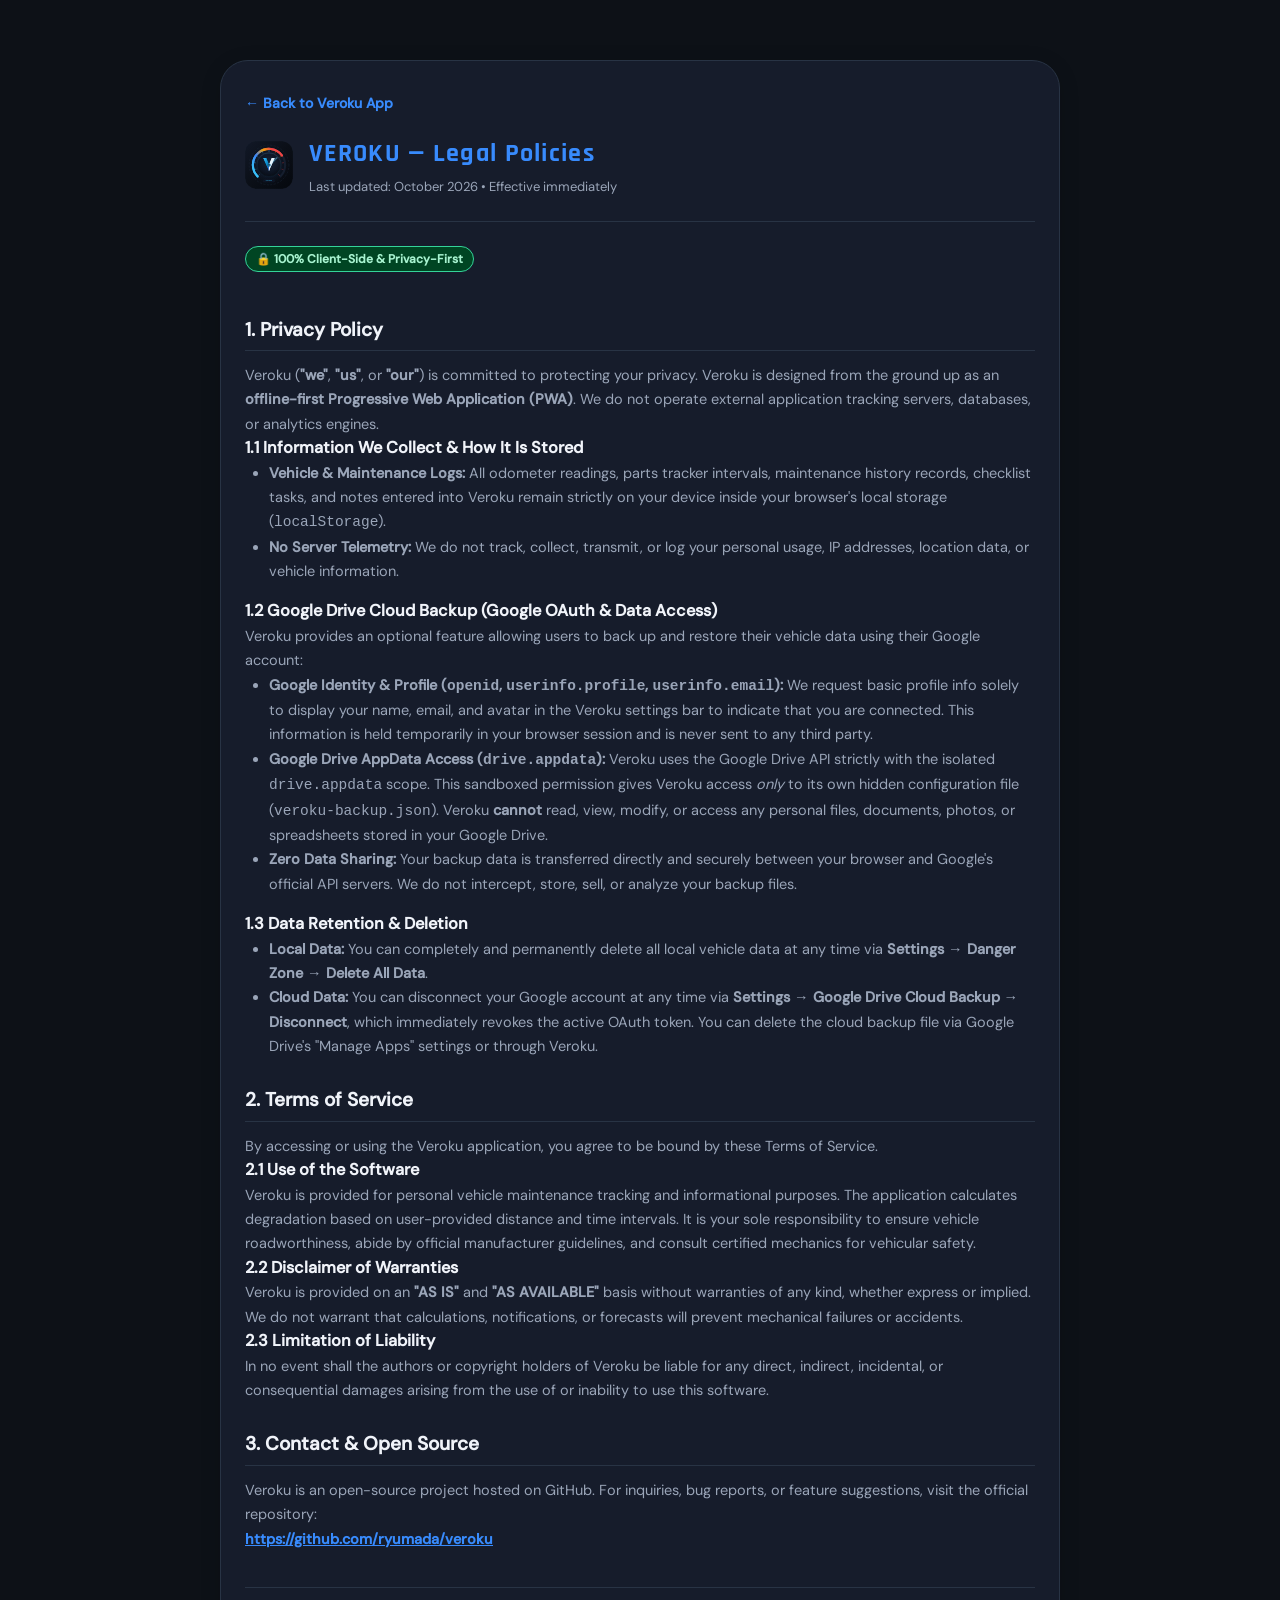
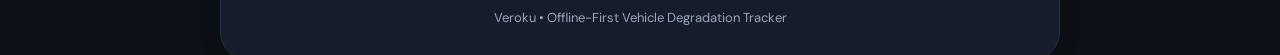
<file: privacy.html>
<!--
Category: UI Shell
File: privacy.html
Description: Privacy Policy and Terms of Service document for Veroku application and Google OAuth integration.
Dependencies: css/styles.css
-->
<!DOCTYPE html>
<html lang="en" data-theme="dark">

<head>
  <meta charset="UTF-8">
  <meta name="viewport" content="width=device-width, initial-scale=1.0">
  <title>Veroku — Privacy Policy & Terms of Service</title>
  <meta name="google-site-verification" content="bB36UaejKI4Ckmphxdz43xmLHO6WIGwDh2i0hLONFOo">
  <link rel="icon" type="image/svg+xml" href="icons/icon.svg">
  <link rel="stylesheet" href="css/styles.css">
  <style>
    .legal-container {
      max-width: 840px;
      margin: 40px auto;
      padding: 32px 24px;
      background: var(--md-sys-color-surface-container);
      border: 1px solid var(--md-sys-color-outline-variant);
      border-radius: var(--md-shape-xl);
      box-shadow: 0 4px 20px rgba(0, 0, 0, 0.15);
    }
    .legal-header {
      display: flex;
      align-items: center;
      gap: 16px;
      padding-bottom: 24px;
      border-bottom: 1px solid var(--md-sys-color-outline-variant);
      margin-bottom: 24px;
    }
    .legal-header h1 {
      margin: 0;
      font-size: 26px;
      color: var(--md-sys-color-primary);
      font-family: var(--font-display);
      letter-spacing: 0.05em;
    }
    .legal-content h2 {
      margin-top: 28px;
      margin-bottom: 12px;
      font-size: 19px;
      color: var(--md-sys-color-on-surface);
      border-bottom: 1px solid var(--md-sys-color-outline-variant);
      padding-bottom: 6px;
    }
    .legal-content p, .legal-content li {
      color: var(--md-sys-color-on-surface-variant);
      font-size: 14.5px;
      line-height: 1.68;
    }
    .legal-content ul {
      padding-left: 24px;
      margin-bottom: 16px;
    }
    .legal-badge {
      display: inline-block;
      padding: 3px 10px;
      border-radius: var(--md-shape-full);
      font-size: 12px;
      font-weight: 700;
      background-color: var(--status-optimal-container);
      color: var(--status-optimal-on-container);
      border: 1px solid var(--status-optimal);
      margin-bottom: 16px;
    }
    .back-btn {
      display: inline-flex;
      align-items: center;
      gap: 8px;
      text-decoration: none;
      color: var(--md-sys-color-primary);
      font-weight: 600;
      font-size: 14px;
      margin-bottom: 20px;
    }
    .back-btn:hover {
      text-decoration: underline;
    }
  </style>
</head>

<body style="background-color: var(--md-sys-color-surface); min-height: 100vh; padding: 20px;">

  <div class="legal-container">
    <a href="./" class="back-btn">&larr; Back to Veroku App</a>

    <header class="legal-header">
      <img src="icons/icon.svg" alt="Veroku Logo" width="48" height="48" style="border-radius: 12px;">
      <div>
        <h1>VEROKU — Legal Policies</h1>
        <p style="margin: 4px 0 0; font-size: 13px; color: var(--md-sys-color-on-surface-variant);">
          Last updated: October 2026 &bull; Effective immediately
        </p>
      </div>
    </header>

    <main class="legal-content">
      <span class="legal-badge">🔒 100% Client-Side &amp; Privacy-First</span>

      <section id="privacy">
        <h2>1. Privacy Policy</h2>
        <p>
          Veroku (<strong>"we"</strong>, <strong>"us"</strong>, or <strong>"our"</strong>) is committed to protecting your privacy. Veroku is designed from the ground up as an <strong>offline-first Progressive Web Application (PWA)</strong>. We do not operate external application tracking servers, databases, or analytics engines.
        </p>

        <h3>1.1 Information We Collect &amp; How It Is Stored</h3>
        <ul>
          <li><strong>Vehicle &amp; Maintenance Logs:</strong> All odometer readings, parts tracker intervals, maintenance history records, checklist tasks, and notes entered into Veroku remain strictly on your device inside your browser's local storage (<code>localStorage</code>).</li>
          <li><strong>No Server Telemetry:</strong> We do not track, collect, transmit, or log your personal usage, IP addresses, location data, or vehicle information.</li>
        </ul>

        <h3>1.2 Google Drive Cloud Backup (Google OAuth &amp; Data Access)</h3>
        <p>
          Veroku provides an optional feature allowing users to back up and restore their vehicle data using their Google account:
        </p>
        <ul>
          <li><strong>Google Identity &amp; Profile (<code>openid</code>, <code>userinfo.profile</code>, <code>userinfo.email</code>):</strong> We request basic profile info solely to display your name, email, and avatar in the Veroku settings bar to indicate that you are connected. This information is held temporarily in your browser session and is never sent to any third party.</li>
          <li><strong>Google Drive AppData Access (<code>drive.appdata</code>):</strong> Veroku uses the Google Drive API strictly with the isolated <code>drive.appdata</code> scope. This sandboxed permission gives Veroku access <em>only</em> to its own hidden configuration file (<code>veroku-backup.json</code>). Veroku <strong>cannot</strong> read, view, modify, or access any personal files, documents, photos, or spreadsheets stored in your Google Drive.</li>
          <li><strong>Zero Data Sharing:</strong> Your backup data is transferred directly and securely between your browser and Google's official API servers. We do not intercept, store, sell, or analyze your backup files.</li>
        </ul>

        <h3>1.3 Data Retention &amp; Deletion</h3>
        <ul>
          <li><strong>Local Data:</strong> You can completely and permanently delete all local vehicle data at any time via <strong>Settings &rarr; Danger Zone &rarr; Delete All Data</strong>.</li>
          <li><strong>Cloud Data:</strong> You can disconnect your Google account at any time via <strong>Settings &rarr; Google Drive Cloud Backup &rarr; Disconnect</strong>, which immediately revokes the active OAuth token. You can delete the cloud backup file via Google Drive's "Manage Apps" settings or through Veroku.</li>
        </ul>
      </section>

      <section id="terms">
        <h2>2. Terms of Service</h2>
        <p>
          By accessing or using the Veroku application, you agree to be bound by these Terms of Service.
        </p>

        <h3>2.1 Use of the Software</h3>
        <p>
          Veroku is provided for personal vehicle maintenance tracking and informational purposes. The application calculates degradation based on user-provided distance and time intervals. It is your sole responsibility to ensure vehicle roadworthiness, abide by official manufacturer guidelines, and consult certified mechanics for vehicular safety.
        </p>

        <h3>2.2 Disclaimer of Warranties</h3>
        <p>
          Veroku is provided on an <strong>"AS IS"</strong> and <strong>"AS AVAILABLE"</strong> basis without warranties of any kind, whether express or implied. We do not warrant that calculations, notifications, or forecasts will prevent mechanical failures or accidents.
        </p>

        <h3>2.3 Limitation of Liability</h3>
        <p>
          In no event shall the authors or copyright holders of Veroku be liable for any direct, indirect, incidental, or consequential damages arising from the use of or inability to use this software.
        </p>
      </section>

      <section id="contact">
        <h2>3. Contact &amp; Open Source</h2>
        <p>
          Veroku is an open-source project hosted on GitHub. For inquiries, bug reports, or feature suggestions, visit the official repository:
          <br>
          <a href="https://github.com/ryumada/veroku" target="_blank" rel="noopener" style="color: var(--md-sys-color-primary); font-weight: 600;">
            https://github.com/ryumada/veroku
          </a>
        </p>
      </section>
    </main>

    <footer style="margin-top: 36px; padding-top: 20px; border-top: 1px solid var(--md-sys-color-outline-variant); text-align: center; font-size: 13px; color: var(--md-sys-color-on-surface-variant);">
      Veroku &bull; Offline-First Vehicle Degradation Tracker
    </footer>
  </div>

</body>
</html>
</file>
<file: css/styles.css>
/**
 * @file styles.css
 * @category Style
 * @description Material Design 3 (M3) Expressive design system, tokens, dynamic tonal surfaces, typography, interactive components.
 * @requires fonts/
 */

/* ==========================================================================
   1. FONT-FACE DEFINITIONS (100% SELF-HOSTED OFFLINE FONTS)
   ========================================================================== */
@font-face {
  font-family: 'Rajdhani';
  src: url('../fonts/rajdhani-400.woff2') format('woff2');
  font-weight: 400;
  font-style: normal;
  font-display: swap;
}
@font-face {
  font-family: 'Rajdhani';
  src: url('../fonts/rajdhani-600.woff2') format('woff2');
  font-weight: 600;
  font-style: normal;
  font-display: swap;
}
@font-face {
  font-family: 'Rajdhani';
  src: url('../fonts/rajdhani-700.woff2') format('woff2');
  font-weight: 700;
  font-style: normal;
  font-display: swap;
}
@font-face {
  font-family: 'DM Sans';
  src: url('../fonts/dm-sans-400.woff2') format('woff2');
  font-weight: 400;
  font-style: normal;
  font-display: swap;
}
@font-face {
  font-family: 'DM Sans';
  src: url('../fonts/dm-sans-500.woff2') format('woff2');
  font-weight: 500;
  font-style: normal;
  font-display: swap;
}

/* ==========================================================================
   2. MATERIAL DESIGN 3 (M3) EXPRESSIVE DESIGN TOKENS
   ========================================================================== */
:root {
  color-scheme: dark;

  /* Dynamic Color Palette (Dark Theme Default) */
  --md-sys-color-primary: #388bfd;
  --md-sys-color-on-primary: #ffffff;
  --md-sys-color-primary-container: #10386e;
  --md-sys-color-on-primary-container: #d1e4ff;

  --md-sys-color-secondary: #79b8ff;
  --md-sys-color-on-secondary: #002e69;
  --md-sys-color-secondary-container: #1d3356;
  --md-sys-color-on-secondary-container: #d6e4ff;

  --md-sys-color-tertiary: #fb923c;
  --md-sys-color-on-tertiary: #4a2000;
  --md-sys-color-tertiary-container: #5d2800;
  --md-sys-color-on-tertiary-container: #ffdbc8;

  /* M3 Surface Hierarchy (Tonal Elevations) */
  --md-sys-color-surface: #0d1117;
  --md-sys-color-surface-dim: #090d13;
  --md-sys-color-surface-bright: #262e3d;
  --md-sys-color-surface-container-lowest: #06090e;
  --md-sys-color-surface-container-low: #111622;
  --md-sys-color-surface-container: #161c2b;
  --md-sys-color-surface-container-rgb: 22, 28, 43;
  --md-sys-color-surface-container-high: #1d2538;
  --md-sys-color-surface-container-highest: #263148;

  /* Text & Outlines */
  --md-sys-color-on-surface: #f0f3f9;
  --md-sys-color-on-surface-variant: #9aa5b8;
  --md-sys-color-outline: #414b5c;
  --md-sys-color-outline-variant: #283344;

  /* Semantic Status Tokens */
  --status-critical: #ff5252;
  --status-critical-container: #4d0008;
  --status-critical-on-container: #ffdad9;
  --status-critical-glow: rgba(255, 82, 82, 0.2);

  --status-warning: #fbbf24;
  --status-warning-container: #473200;
  --status-warning-on-container: #ffdf9e;
  --status-warning-glow: rgba(251, 191, 36, 0.2);

  --status-optimal: #34d399;
  --status-optimal-container: #004523;
  --status-optimal-on-container: #a7f3d0;
  --status-optimal-glow: rgba(52, 211, 153, 0.2);

  /* Expressive Shapes */
  --md-shape-xs: 6px;
  --md-shape-sm: 10px;
  --md-shape-md: 16px;
  --md-shape-lg: 22px;
  --md-shape-xl: 28px;
  --md-shape-full: 9999px;

  /* Typography */
  --font-body: 'DM Sans', -apple-system, BlinkMacSystemFont, 'Segoe UI', Roboto, sans-serif;
  --font-display: 'Rajdhani', -apple-system, BlinkMacSystemFont, 'Segoe UI', Roboto, sans-serif;

  /* Motion & Transitions */
  --md-easing-emphasized: cubic-bezier(0.2, 0.0, 0, 1.0);
  --md-easing-decelerated: cubic-bezier(0.05, 0.7, 0.1, 1.0);
  --md-transition-standard: 200ms cubic-bezier(0.2, 0, 0, 1);
  --md-transition-spring: 350ms cubic-bezier(0.34, 1.56, 0.64, 1);

  /* Backward Compatibility Aliases */
  --bg-color: var(--md-sys-color-surface);
  --panel-bg: var(--md-sys-color-surface-container-low);
  --text-main: var(--md-sys-color-on-surface);
  --text-secondary: var(--md-sys-color-on-surface-variant);
  --border-light: var(--md-sys-color-outline-variant);
  --border-focus: var(--md-sys-color-primary);
  --radius-sm: var(--md-shape-sm);
  --radius-md: var(--md-shape-md);
  --radius-lg: var(--md-shape-lg);
  --transition-fast: var(--md-transition-standard);
  --transition-normal: var(--md-transition-standard);
}

/* Light Theme M3 Expressive Overrides */
:root[data-theme="light"] {
  color-scheme: light;

  --md-sys-color-primary: #0060a8;
  --md-sys-color-on-primary: #ffffff;
  --md-sys-color-primary-container: #d1e4ff;
  --md-sys-color-on-primary-container: #001d36;

  --md-sys-color-secondary: #425e89;
  --md-sys-color-on-secondary: #ffffff;
  --md-sys-color-secondary-container: #d6e3f8;
  --md-sys-color-on-secondary-container: #001b3c;

  --md-sys-color-tertiary: #8b5000;
  --md-sys-color-on-tertiary: #ffffff;
  --md-sys-color-tertiary-container: #ffdcc1;
  --md-sys-color-on-tertiary-container: #2e1500;

  /* M3 Light Surface Hierarchy */
  --md-sys-color-surface: #f8f9fd;
  --md-sys-color-surface-dim: #d8dbe4;
  --md-sys-color-surface-bright: #ffffff;
  --md-sys-color-surface-container-lowest: #ffffff;
  --md-sys-color-surface-container-low: #f1f3f9;
  --md-sys-color-surface-container: #e9edf6;
  --md-sys-color-surface-container-rgb: 233, 237, 246;
  --md-sys-color-surface-container-high: #e2e7f0;
  --md-sys-color-surface-container-highest: #dbe0eb;

  /* Text & Outlines */
  --md-sys-color-on-surface: #191c21;
  --md-sys-color-on-surface-variant: #44474f;
  --md-sys-color-outline: #74777f;
  --md-sys-color-outline-variant: #c4c7d0;

  /* Status Colors */
  --status-critical: #ba1a1a;
  --status-critical-container: #ffdad6;
  --status-critical-on-container: #410002;
  --status-critical-glow: rgba(186, 26, 26, 0.15);

  --status-warning: #7a5900;
  --status-warning-container: #ffdf9e;
  --status-warning-on-container: #261a00;
  --status-warning-glow: rgba(122, 89, 0, 0.15);

  --status-optimal: #006d3a;
  --status-optimal-container: #94f9b3;
  --status-optimal-on-container: #00210d;
  --status-optimal-glow: rgba(0, 109, 58, 0.15);
}

/* ==========================================================================
   3. BASE RESET & GLOBAL LAYOUT
   ========================================================================== */
*, *::before, *::after {
  box-sizing: border-box;
  margin: 0;
  padding: 0;
  -webkit-tap-highlight-color: transparent;
}

/* Prevent square selection/callout on interactive elements on long-press */
button,
a,
select,
input[type="button"],
input[type="submit"],
input[type="checkbox"],
[role="button"],
.card,
.hud-card,
.routine-card-btn,
.checklist-item,
.service-card,
.nav-btn,
.brand {
  -webkit-touch-callout: none;
  user-select: none;
  -webkit-user-select: none;
}

/* Text inputs and editable areas allow text selection */
input[type="text"],
input[type="number"],
input[type="search"],
input[type="date"],
textarea {
  user-select: text;
  -webkit-user-select: text;
}

body {
  background-color: var(--md-sys-color-surface);
  color: var(--md-sys-color-on-surface);
  font-family: var(--font-body);
  font-size: 14px;
  line-height: 1.5;
  overflow-x: hidden;
  height: 100vh;
  -webkit-font-smoothing: antialiased;
  -moz-osx-font-smoothing: grayscale;
}

/* Global Hidden Rule */
[hidden] {
  display: none !important;
}

/* Custom M3 Scrollbars */
::-webkit-scrollbar {
  width: 8px;
  height: 8px;
}
::-webkit-scrollbar-track {
  background: transparent;
}
::-webkit-scrollbar-thumb {
  background: var(--md-sys-color-outline-variant);
  border-radius: var(--md-shape-full);
}
::-webkit-scrollbar-thumb:hover {
  background: var(--md-sys-color-outline);
}

/* ==========================================================================
   4. APP SHELL & M3 NAVIGATION RAIL
   ========================================================================== */
.app-container {
  display: grid;
  grid-template-columns: 280px 1fr;
  height: 100vh;
  background-color: var(--md-sys-color-surface);
}

/* Sidebar / Navigation Rail */
.app-header {
  background-color: var(--md-sys-color-surface);
  border: none;
  display: flex;
  flex-direction: column;
  padding: 24px 18px;
  justify-content: space-between;
  gap: 28px;
  z-index: 100;
}

.brand {
  display: flex;
  align-items: center;
  gap: 12px;
  width: 100%;
  padding: 10px 14px;
  background-color: var(--md-sys-color-surface-container);
  border-radius: var(--md-shape-xl);
  border: 1px solid var(--md-sys-color-outline-variant);
  box-shadow: 0 2px 8px rgba(0, 0, 0, 0.04);
}

.brand-icon {
  display: flex;
  align-items: center;
  justify-content: center;
  width: 40px;
  height: 40px;
  border-radius: 10px;
  overflow: hidden;
  flex-shrink: 0;
  box-shadow: 0 4px 12px rgba(0, 0, 0, 0.2);
}

.brand-icon-img {
  width: 100%;
  height: 100%;
  object-fit: cover;
  display: block;
}


.brand-text {
  flex-grow: 1;
}
.brand-text h1 {
  font-family: var(--font-display);
  font-size: 22px;
  font-weight: 700;
  letter-spacing: 0.08em;
  color: var(--md-sys-color-primary);
  line-height: 1;
}
.brand-text p {
  font-size: 9.5px;
  color: var(--md-sys-color-on-surface-variant);
  letter-spacing: 0.08em;
  font-weight: 600;
  margin-top: 2px;
}

/* Theme Toggle Action */
.theme-toggle-btn {
  background-color: var(--md-sys-color-surface-container-high);
  border: 1px solid var(--md-sys-color-outline-variant);
  color: var(--md-sys-color-on-surface);
  width: 38px;
  height: 38px;
  border-radius: var(--md-shape-full);
  display: flex;
  align-items: center;
  justify-content: center;
  cursor: pointer;
  font-size: 16px;
  transition: all var(--md-transition-standard);
}
.theme-toggle-btn:hover {
  background-color: var(--md-sys-color-primary-container);
  color: var(--md-sys-color-on-primary-container);
  transform: rotate(15deg);
}

/* M3 Navigation Links */
.nav-links {
  display: flex;
  flex-direction: column;
  gap: 6px;
  flex-grow: 1;
}

.nav-btn {
  background: transparent;
  border: none;
  color: var(--md-sys-color-on-surface-variant);
  text-align: left;
  font-family: var(--font-body);
  font-size: 14.5px;
  font-weight: 600;
  padding: 14px 18px;
  border-radius: var(--md-shape-full);
  cursor: pointer;
  display: flex;
  align-items: center;
  gap: 14px;
  position: relative;
  transition: all var(--md-transition-standard);
}
.nav-btn:hover {
  background-color: var(--md-sys-color-surface-container-high);
  color: var(--md-sys-color-on-surface);
  transform: translateX(4px);
}
.nav-btn.active {
  background-color: var(--md-sys-color-primary-container);
  color: var(--md-sys-color-on-primary-container);
  font-weight: 700;
  box-shadow: 0 2px 8px rgba(0, 0, 0, 0.08);
  transform: translateX(4px);
}
.nav-btn.active::before {
  content: '';
  position: absolute;
  left: 6px;
  width: 5px;
  height: 20px;
  background-color: var(--md-sys-color-primary);
  border-radius: var(--md-shape-full);
}
.btn-icon {
  font-size: 18px;
}

/* Install App Navigation & Settings Styles */
.nav-install-btn {
  margin-top: 8px;
  background: rgba(56, 189, 248, 0.08);
  border: 1px dashed rgba(56, 189, 248, 0.4);
  color: var(--md-sys-color-primary);
}
.nav-install-btn[hidden] {
  display: none !important;
}
.nav-install-btn:hover {
  background: rgba(56, 189, 248, 0.16);
  border-color: var(--md-sys-color-primary);
  color: #ffffff;
  transform: translateX(4px);
}
.nav-install-btn.installed {
  display: none !important;
}

/* Settings View PWA Card */
.pwa-status-row {
  display: flex;
  align-items: center;
  gap: 16px;
  margin-bottom: 16px;
}
.pwa-icon-preview {
  flex-shrink: 0;
  width: 48px;
  height: 48px;
  border-radius: 12px;
  overflow: hidden;
  box-shadow: 0 4px 12px rgba(0, 0, 0, 0.25);
  border: 1px solid var(--md-sys-color-outline-variant);
}
.pwa-preview-img {
  width: 100%;
  height: 100%;
  object-fit: cover;
  display: block;
}
.pwa-status-info {
  display: flex;
  flex-direction: column;
  gap: 4px;
}
.pwa-status-title-row {
  display: flex;
  align-items: center;
  gap: 10px;
}
.pwa-app-title {
  font-family: var(--font-brand);
  font-size: 16px;
  font-weight: 700;
  color: var(--md-sys-color-on-surface);
}
.pwa-actions-row {
  display: flex;
  flex-wrap: wrap;
  align-items: center;
  gap: 10px;
}

/* Google Drive Cloud Sync Styles */
.google-btn {
  display: inline-flex;
  align-items: center;
  gap: 10px;
  background-color: var(--md-sys-color-surface-container-high);
  color: var(--md-sys-color-on-surface);
  border: 1px solid var(--md-sys-color-outline-variant);
  font-family: var(--font-body);
  font-size: 14px;
  font-weight: 600;
  padding: 10px 18px;
  border-radius: var(--md-shape-full);
  cursor: pointer;
  transition: all var(--md-transition-standard);
  box-shadow: 0 2px 6px rgba(0, 0, 0, 0.1);
}
.google-btn:hover {
  background-color: var(--md-sys-color-surface-container-highest);
  border-color: var(--md-sys-color-primary);
  transform: translateY(-1px);
  box-shadow: 0 4px 12px rgba(0, 0, 0, 0.15);
}
.google-g-icon {
  flex-shrink: 0;
  background-color: #ffffff;
  border-radius: 50%;
  padding: 3px;
  width: 24px;
  height: 24px;
  display: inline-flex;
  align-items: center;
  justify-content: center;
  box-sizing: border-box;
  box-shadow: 0 1px 3px rgba(0, 0, 0, 0.2);
}

.google-profile-bar {
  display: flex;
  align-items: center;
  gap: 14px;
  padding: 12px 14px;
  background: var(--md-sys-color-surface-container);
  border: 1px solid var(--md-sys-color-outline-variant);
  border-radius: var(--md-shape-lg);
  margin-bottom: 14px;
}
.google-avatar-img {
  width: 40px;
  height: 40px;
  border-radius: 50%;
  object-fit: cover;
  border: 2px solid var(--md-sys-color-primary);
  flex-shrink: 0;
}
.google-profile-info {
  display: flex;
  flex-direction: column;
  gap: 2px;
  min-width: 0;
}
.google-name {
  font-weight: 700;
  font-size: 14.5px;
  color: var(--md-sys-color-on-surface);
  white-space: nowrap;
  overflow: hidden;
  text-overflow: ellipsis;
}
.google-email {
  font-size: 12px;
  color: var(--md-sys-color-on-surface-variant);
  white-space: nowrap;
  overflow: hidden;
  text-overflow: ellipsis;
}

.cloud-backup-status-box {
  background: var(--md-sys-color-surface-container-low);
  border: 1px solid var(--md-sys-color-outline-variant);
  border-radius: var(--md-shape-md);
  padding: 12px 16px;
  margin-bottom: 14px;
  display: flex;
  flex-direction: column;
  gap: 6px;
}
.cloud-status-row {
  display: flex;
  justify-content: space-between;
  align-items: center;
  font-size: 13px;
}
.cloud-status-label {
  color: var(--md-sys-color-on-surface-variant);
}
.cloud-status-val {
  font-weight: 600;
  color: var(--md-sys-color-on-surface);
}

.google-sync-actions {
  display: flex;
  flex-wrap: wrap;
  align-items: center;
  gap: 10px;
}

/* Native System Notifications Styles */
.notif-permission-status-row {
  display: flex;
  align-items: center;
  justify-content: space-between;
  padding: 10px 14px;
  background-color: var(--md-sys-color-surface-container);
  border: 1px solid var(--md-sys-color-outline-variant);
  border-radius: var(--md-shape-md);
  margin-top: 10px;
}
.notif-perm-label {
  font-size: 13px;
  font-weight: 600;
  color: var(--md-sys-color-on-surface-variant);
}
.notif-sub-options-box {
  animation: m3FadeIn 200ms ease-out;
}
.notif-sub-options-box .switch-label {
  font-size: 13px;
}
.checklist-badge.perm-granted {
  background-color: var(--status-optimal-container);
  color: var(--status-optimal-on-container);
  border: 1px solid var(--status-optimal);
}
.checklist-badge.perm-denied {
  background-color: var(--status-critical-container);
  color: var(--status-critical-on-container);
  border: 1px solid var(--status-critical);
}
.checklist-badge.perm-default {
  background-color: var(--status-warning-container);
  color: var(--status-warning-on-container);
  border: 1px solid var(--status-warning);
}




/* ==========================================================================
   5. MAIN CONTENT AREA & SECTIONS
   ========================================================================== */
.app-main {
  padding: 24px 32px 48px 32px;
  overflow-y: auto;
  height: 100vh;
  background-color: var(--md-sys-color-surface);
}

.view-section {
  display: flex;
  flex-direction: column;
  gap: 28px;
  max-width: 1240px;
  margin: 0 auto;
  animation: m3FadeIn var(--md-transition-standard) ease-out;
}
.view-section[hidden] {
  display: none !important;
}

@keyframes m3FadeIn {
  from {
    opacity: 0;
    transform: translateY(12px);
  }
  to {
    opacity: 1;
    transform: translateY(0);
  }
}

/* Material M3 Tonal Surface Container */
.card {
  background-color: var(--md-sys-color-surface-container-low);
  border: 1px solid var(--md-sys-color-outline-variant);
  border-radius: var(--md-shape-xl);
  padding: 20px 24px;
  position: relative;
}

/* M3 Grouped Settings & Accordion Panes */
.settings-content-wrapper,
.settings-form {
  display: flex;
  flex-direction: column;
  gap: 16px;
}

.settings-card {
  padding: 18px 22px;
  border-radius: var(--md-shape-xl);
  background-color: var(--md-sys-color-surface-container-low);
  border: 1px solid var(--md-sys-color-outline-variant);
  box-shadow: 0 2px 10px rgba(0, 0, 0, 0.04);
  transition: all var(--md-transition-standard);
}
.settings-card:hover {
  background-color: var(--md-sys-color-surface-container);
}

.settings-card-header {
  display: flex;
  align-items: center;
  gap: 12px;
  margin-bottom: 16px;
  border-bottom: 1px solid var(--md-sys-color-outline-variant);
  padding-bottom: 12px;
}
.settings-card-header h3 {
  font-size: 17px;
  font-weight: 700;
  color: var(--md-sys-color-on-surface);
}

/* Checklist / Setting Category Badges */
.checklist-badge {
  font-size: 11px;
  font-weight: 800;
  letter-spacing: 0.06em;
  padding: 4px 10px;
  border-radius: var(--md-shape-full);
  text-transform: uppercase;
}
.checklist-badge.daily {
  background-color: var(--md-sys-color-primary-container);
  color: var(--md-sys-color-on-primary-container);
}
.checklist-badge.weekly {
  background-color: var(--md-sys-color-secondary-container);
  color: var(--md-sys-color-on-secondary-container);
}
.checklist-badge.monthly {
  background-color: var(--md-sys-color-tertiary-container);
  color: var(--md-sys-color-on-tertiary-container);
}

.settings-row {
  display: flex;
  flex-direction: column;
  gap: 8px;
  margin-top: 12px;
}
.settings-row-grid {
  display: grid;
  grid-template-columns: repeat(auto-fit, minmax(200px, 1fr));
  gap: 16px;
  margin-top: 12px;
}

/* M3 Switches */
.switch-container {
  display: inline-flex;
  align-items: center;
  gap: 14px;
  cursor: pointer;
  user-select: none;
}
.switch-container input {
  display: none;
}
.switch-slider {
  width: 52px;
  height: 30px;
  background-color: var(--md-sys-color-surface-container-highest);
  border: 2px solid var(--md-sys-color-outline);
  border-radius: var(--md-shape-full);
  position: relative;
  transition: all var(--md-transition-standard);
  flex-shrink: 0;
}
.switch-slider::before {
  content: '';
  position: absolute;
  width: 18px;
  height: 18px;
  left: 4px;
  top: 4px;
  background-color: var(--md-sys-color-outline);
  border-radius: var(--md-shape-full);
  transition: all var(--md-transition-spring);
}
.switch-container input:checked + .switch-slider {
  background-color: var(--md-sys-color-primary);
  border-color: var(--md-sys-color-primary);
}
.switch-container input:checked + .switch-slider::before {
  transform: translateX(20px);
  background-color: var(--md-sys-color-on-primary);
  width: 20px;
  height: 20px;
  left: 4px;
  top: 3px;
}
.switch-label {
  font-size: 14px;
  font-weight: 600;
  color: var(--md-sys-color-on-surface);
}

/* Vehicle Selector Bar in Settings */
.vehicle-selector-bar {
  display: flex;
  align-items: center;
  gap: 10px;
  margin-top: 8px;
  width: 100%;
  box-sizing: border-box;
  flex-wrap: nowrap;
}
.vehicle-dropdown {
  appearance: none;
  -webkit-appearance: none;
  -moz-appearance: none;
  flex: 1 1 auto;
  min-width: 0;
  background-color: var(--md-sys-color-surface-container);
  background-image: url("data:image/svg+xml,%3Csvg xmlns='http://www.w3.org/2000/svg' width='16' height='16' viewBox='0 0 24 24' fill='none' stroke='%238b949e' stroke-width='2.5' stroke-linecap='round' stroke-linejoin='round'%3E%3Cpolyline points='6 9 12 15 18 9'%3E%3C/polyline%3E%3C/svg%3E");
  background-repeat: no-repeat;
  background-position: right 16px center;
  background-size: 14px 14px;
  border: 1.5px solid var(--md-sys-color-outline-variant);
  color: var(--md-sys-color-on-surface);
  font-family: var(--font-body);
  font-size: 14px;
  font-weight: 600;
  padding: 10px 42px 10px 16px;
  border-radius: var(--md-shape-full);
  outline: none;
  cursor: pointer;
  transition: all var(--md-transition-standard);
}
.vehicle-dropdown:focus {
  border-color: var(--md-sys-color-primary);
  box-shadow: 0 0 0 3px rgba(56, 139, 253, 0.2);
}

[data-theme="light"] .vehicle-dropdown {
  background-image: url("data:image/svg+xml,%3Csvg xmlns='http://www.w3.org/2000/svg' width='16' height='16' viewBox='0 0 24 24' fill='none' stroke='%2349454f' stroke-width='2.5' stroke-linecap='round' stroke-linejoin='round'%3E%3Cpolyline points='6 9 12 15 18 9'%3E%3C/polyline%3E%3C/svg%3E");
}
.vehicle-actions-dropdown {
  position: relative;
  flex-shrink: 0;
}
.dropdown-trigger-btn,
.add-veh-btn {
  padding: 10px 16px;
  border-radius: var(--md-shape-full);
  font-size: 15px;
  flex-shrink: 0;
}
.dropdown-menu-content {
  position: absolute;
  top: calc(100% + 6px);
  right: 0;
  left: auto;
  background-color: var(--md-sys-color-surface-container-high);
  border: 1px solid var(--md-sys-color-outline-variant);
  border-radius: var(--md-shape-lg);
  padding: 6px;
  min-width: 170px;
  max-width: calc(100vw - 32px);
  box-shadow: 0 8px 24px rgba(0, 0, 0, 0.35);
  z-index: 300;
  display: flex;
  flex-direction: column;
  gap: 4px;
}
.dropdown-menu-item {
  display: flex;
  align-items: center;
  gap: 8px;
  background: transparent;
  border: none;
  color: var(--md-sys-color-on-surface);
  padding: 9px 12px;
  border-radius: var(--md-shape-md);
  font-family: var(--font-body);
  font-size: 13px;
  font-weight: 600;
  cursor: pointer;
  text-align: left;
  transition: background-color var(--md-transition-standard);
}
.dropdown-menu-item:hover {
  background-color: var(--md-sys-color-surface-container-highest);
}
.dropdown-menu-item.item-danger {
  color: var(--status-critical);
}
.dropdown-menu-item.item-danger:hover {
  background-color: var(--status-critical-container);
  color: var(--status-critical-on-container);
}

.settings-card-description {
  font-size: 13.5px;
  color: var(--md-sys-color-on-surface-variant);
  line-height: 1.5;
  margin-bottom: 14px;
}

.data-mgmt-actions,
.example-data-actions {
  display: flex;
  gap: 12px;
  flex-wrap: wrap;
  margin-top: 14px;
}

/* Material Design 3 (M3) Expressive Accordion Cards */
.accordion-card {
  padding: 0 !important;
  overflow: hidden;
  border: 1px solid var(--md-sys-color-outline-variant);
  border-radius: var(--md-shape-lg);
  background-color: var(--md-sys-color-surface-container-low);
  transition: border-color var(--md-transition-standard), box-shadow var(--md-transition-standard), background-color var(--md-transition-standard);
}

.accordion-card:hover {
  background-color: var(--md-sys-color-surface-container);
  border-color: var(--md-sys-color-outline);
}

.accordion-card.expanded {
  background-color: var(--md-sys-color-surface-container);
  border-color: var(--md-sys-color-primary);
  box-shadow: 0 6px 20px -4px rgba(0, 0, 0, 0.25);
}

.accordion-card.danger-zone-card.expanded {
  border-color: var(--status-critical);
  box-shadow: 0 6px 20px -4px rgba(248, 81, 73, 0.2);
}

.accordion-header {
  display: flex;
  justify-content: space-between;
  align-items: center;
  padding: 18px 22px;
  cursor: pointer;
  user-select: none;
  background: transparent;
  transition: background-color var(--md-transition-standard);
}

.accordion-header:hover {
  background-color: var(--md-sys-color-surface-container-high);
}

.accordion-card.expanded .accordion-header {
  border-bottom: 1px solid var(--md-sys-color-outline-variant);
}

.accordion-title-wrap {
  display: flex;
  align-items: center;
  gap: 12px;
}

.accordion-title {
  font-size: 15.5px;
  font-weight: 700;
  color: var(--md-sys-color-on-surface);
}

.accordion-title.danger-title {
  color: var(--status-critical);
}

.accordion-arrow-wrap {
  width: 32px;
  height: 32px;
  border-radius: var(--md-shape-full);
  display: flex;
  align-items: center;
  justify-content: center;
  color: var(--md-sys-color-on-surface-variant);
  transition: all var(--md-transition-standard);
}

.accordion-header:hover .accordion-arrow-wrap {
  background-color: var(--md-sys-color-surface-container-highest);
  color: var(--md-sys-color-on-surface);
}

.accordion-chevron {
  transition: transform 300ms cubic-bezier(0.2, 0, 0, 1);
  transform: rotate(0deg);
}

.accordion-card.expanded .accordion-chevron {
  transform: rotate(180deg);
  color: var(--md-sys-color-primary);
}

.accordion-card.danger-zone-card.expanded .accordion-chevron {
  color: var(--status-critical);
}

/* Smooth CSS Grid 0fr -> 1fr Height Expansion Animation */
.accordion-collapse-wrap {
  display: grid;
  grid-template-rows: 0fr;
  transition: grid-template-rows 320ms cubic-bezier(0.2, 0, 0, 1), opacity 260ms ease;
  opacity: 0;
}

.accordion-card.expanded .accordion-collapse-wrap {
  grid-template-rows: 1fr;
  opacity: 1;
}

.accordion-collapse-inner {
  overflow: hidden;
  min-height: 0;
}

.accordion-body {
  padding: 20px 22px;
  margin-top: 0;
  border-top: none;
}

/* Settings Version Footer */
.settings-version-footer {
  margin-top: 24px;
  padding: 24px 16px 8px;
  text-align: center;
  display: flex;
  flex-direction: column;
  align-items: center;
  gap: 8px;
  border-top: 1px solid var(--md-sys-color-outline-variant);
}

.version-brand-row {
  display: flex;
  align-items: center;
  gap: 10px;
}

.version-logo-text {
  font-family: var(--font-display);
  font-size: 15px;
  font-weight: 700;
  letter-spacing: 0.12em;
  color: var(--md-sys-color-primary);
}

.version-pill {
  font-family: var(--font-mono, monospace);
  font-size: 11px;
  font-weight: 700;
  padding: 2px 8px;
  border-radius: var(--md-shape-full);
  background: var(--md-sys-color-surface-container-high);
  color: var(--md-sys-color-on-surface);
  border: 1px solid var(--md-sys-color-outline-variant);
}

.version-details {
  font-size: 12.5px;
  color: var(--md-sys-color-on-surface-variant);
  margin: 0;
}

.version-subdetails {
  font-size: 11.5px;
  color: var(--md-sys-color-outline);
  margin: 0;
}

.version-subdetails code {
  font-family: var(--font-mono, monospace);
  background: rgba(255, 255, 255, 0.06);
  padding: 2px 6px;
  border-radius: 4px;
  color: var(--md-sys-color-on-surface);
}

.m3-divider {
  height: 1px;
  background-color: var(--md-sys-color-outline-variant);
  margin: 24px 0;
  border: none;
}


.section-header {
  display: flex;
  flex-direction: column;
  gap: 6px;
  margin-bottom: 4px;
}
.section-header h2 {
  font-family: var(--font-display);
  font-size: 22px;
  letter-spacing: 0.05em;
  font-weight: 700;
  color: var(--md-sys-color-on-surface);
}
.section-header .subtitle {
  font-size: 13.5px;
  color: var(--md-sys-color-on-surface-variant);
  font-weight: 500;
}

/* ==========================================================================
   6. M3 EXPRESSIVE HERO ODOMETER HUD & COCKPIT
   ========================================================================== */
.hud-card {
  background: linear-gradient(145deg, var(--md-sys-color-surface-container-high) 0%, var(--md-sys-color-surface-container) 100%);
  border: 1px solid var(--md-sys-color-outline-variant);
  border-radius: var(--md-shape-xl);
  padding: 22px 26px;
  display: flex;
  flex-wrap: wrap;
  align-items: center;
  justify-content: space-between;
  gap: 22px;
  box-shadow: 0 8px 32px rgba(0, 0, 0, 0.1);
  position: relative;
}
.hud-card::after {
  content: '';
  position: absolute;
  top: 0;
  right: 0;
  width: 250px;
  height: 250px;
  background: radial-gradient(circle, var(--md-sys-color-primary-container) 0%, transparent 70%);
  opacity: 0.15;
  pointer-events: none;
}

.hud-reading {
  display: flex;
  flex-direction: column;
  gap: 14px;
}

.hud-label {
  font-size: 13.5px;
  font-weight: 700;
  letter-spacing: 0.05em;
  color: var(--md-sys-color-secondary);
  display: flex;
  align-items: center;
  gap: 8px;
  text-transform: uppercase;
}

.hud-odometer-wrap {
  display: flex;
  align-items: baseline;
  gap: 16px;
}

.hud-odometer-digits {
  display: flex;
  gap: 8px;
  background: var(--md-sys-color-surface-container-lowest);
  padding: 10px 14px;
  border-radius: var(--md-shape-lg);
  border: 1px solid var(--md-sys-color-outline-variant);
  box-shadow: inset 0 2px 8px rgba(0, 0, 0, 0.2);
}

.hud-odometer-digits .digit {
  font-family: var(--font-display);
  font-size: 46px;
  font-weight: 700;
  color: var(--md-sys-color-primary);
  background: var(--md-sys-color-surface-container-high);
  width: 38px;
  height: 56px;
  display: flex;
  align-items: center;
  justify-content: center;
  border-radius: var(--md-shape-xs);
  border: 1px solid var(--md-sys-color-outline-variant);
  box-shadow: 0 2px 4px rgba(0,0,0,0.12);
  line-height: 1;
}

.hud-unit {
  font-family: var(--font-display);
  font-size: 22px;
  font-weight: 700;
  color: var(--md-sys-color-on-surface-variant);
}

.hud-timestamp {
  font-size: 12.5px;
  color: var(--md-sys-color-on-surface-variant);
  font-weight: 500;
}

.streak-badge {
  display: inline-flex;
  align-items: center;
  gap: 8px;
  background: linear-gradient(135deg, var(--md-sys-color-tertiary-container), var(--md-sys-color-surface-container-highest));
  color: var(--md-sys-color-on-tertiary-container);
  padding: 8px 16px;
  border-radius: var(--md-shape-full);
  font-size: 13px;
  font-weight: 700;
  border: 1px solid var(--md-sys-color-outline-variant);
  width: fit-content;
  box-shadow: 0 2px 8px rgba(0, 0, 0, 0.08);
}

/* HUD Input Form Panel */
.hud-input-panel {
  display: flex;
  flex-direction: column;
  gap: 10px;
  background: var(--md-sys-color-surface-container-low);
  padding: 16px 20px;
  border-radius: var(--md-shape-xl);
  border: 1px solid var(--md-sys-color-outline-variant);
}

.hud-input-panel label {
  font-size: 13px;
  font-weight: 600;
  color: var(--md-sys-color-on-surface-variant);
}

.hud-form {
  display: flex;
  gap: 10px;
}

.hud-form input {
  background-color: var(--md-sys-color-surface-container-lowest);
  border: 1.5px solid var(--md-sys-color-outline-variant);
  color: var(--md-sys-color-on-surface);
  font-family: var(--font-display);
  font-size: 18px;
  font-weight: 600;
  padding: 8px 16px;
  border-radius: var(--md-shape-full);
  width: 150px;
  outline: none;
  transition: all var(--md-transition-standard);
}
.hud-form input:focus {
  border-color: var(--md-sys-color-primary);
  box-shadow: 0 0 0 3px rgba(56, 139, 253, 0.2);
}

.hud-form button {
  background-color: var(--md-sys-color-primary);
  color: var(--md-sys-color-on-primary);
  border: none;
  font-family: var(--font-body);
  font-size: 13.5px;
  font-weight: 700;
  padding: 10px 20px;
  border-radius: var(--md-shape-full);
  cursor: pointer;
  letter-spacing: 0.05em;
  transition: all var(--md-transition-standard);
}
.hud-form button:hover {
  background-color: var(--md-sys-color-primary-container);
  color: var(--md-sys-color-on-primary-container);
}

/* Quick Odometer Increment Chips */
.quick-odo-chips {
  display: flex;
  align-items: center;
  gap: 6px;
  flex-wrap: wrap;
  margin-top: 4px;
}

.quick-chip-label {
  font-size: 11.5px;
  font-weight: 600;
  color: var(--md-sys-color-on-surface-variant);
  margin-right: 2px;
}

.chip-odo-quick {
  background-color: var(--md-sys-color-surface-container);
  border: 1px solid var(--md-sys-color-outline-variant);
  color: var(--md-sys-color-primary);
  border-radius: var(--md-shape-full);
  padding: 4px 10px;
  font-size: 12px;
  font-weight: 700;
  cursor: pointer;
  transition: all var(--md-transition-standard);
}
.chip-odo-quick:hover {
  background-color: var(--md-sys-color-primary);
  color: var(--md-sys-color-on-primary);
  border-color: var(--md-sys-color-primary);
  transform: translateY(-1px);
}
.chip-odo-quick:active {
  transform: scale(0.94);
}

/* Fleet Health Summary Badges */
.fleet-health-summary {
  display: flex;
  align-items: center;
  gap: 8px;
  flex-wrap: wrap;
  margin-top: 6px;
}

.health-chip {
  display: inline-flex;
  align-items: center;
  gap: 6px;
  padding: 4px 10px;
  border-radius: var(--md-shape-full);
  font-size: 12px;
  font-weight: 700;
  border: 1px solid var(--md-sys-color-outline-variant);
  background-color: var(--md-sys-color-surface-container-low);
  color: var(--md-sys-color-on-surface);
  transition: all var(--md-transition-standard);
  user-select: none;
}

.health-dot {
  width: 7px;
  height: 7px;
  border-radius: 50%;
}
.dot-optimal { background-color: var(--status-optimal); box-shadow: 0 0 6px var(--status-optimal); }
.dot-warning { background-color: var(--status-warning); box-shadow: 0 0 6px var(--status-warning); }
.dot-critical { background-color: var(--status-critical); box-shadow: 0 0 6px var(--status-critical); }

/* Checklist Header Actions & Check All Button */
.checklist-header-actions {
  display: flex;
  align-items: center;
  gap: 8px;
  flex-wrap: wrap;
}

.check-all-btn {
  background-color: rgba(35, 134, 54, 0.15);
  color: var(--status-optimal);
  border: 1px solid rgba(35, 134, 54, 0.35);
  border-radius: var(--md-shape-full);
  padding: 6px 14px;
  font-size: 12.5px;
  font-weight: 700;
  cursor: pointer;
  transition: all var(--md-transition-standard);
}
.check-all-btn:hover {
  background-color: var(--status-optimal);
  color: #ffffff;
  transform: translateY(-1px);
  box-shadow: 0 2px 8px rgba(35, 134, 54, 0.25);
}
.check-all-btn:active {
  transform: scale(0.95);
}

.hud-form button:active {
  transform: scale(0.97);
}

/* Mileage Chart in HUD */
.mileage-chart-container {
  background: var(--md-sys-color-surface-container-low);
  border: 1px solid var(--md-sys-color-outline-variant);
  border-radius: var(--md-shape-xl);
  padding: 16px 20px;
  margin-top: 10px;
}

.mileage-chart-title-bar {
  display: flex;
  justify-content: space-between;
  align-items: center;
  margin-bottom: 16px;
}
.mileage-chart-title {
  font-size: 13.5px;
  font-weight: 600;
  color: var(--md-sys-color-on-surface-variant);
}
.btn-view-history {
  background: transparent;
  border: 1px solid var(--md-sys-color-outline-variant);
  color: var(--md-sys-color-primary);
  font-family: var(--font-body);
  font-size: 12.5px;
  font-weight: 600;
  padding: 8px 18px;
  border-radius: var(--md-shape-full);
  cursor: pointer;
  transition: all var(--md-transition-standard);
}
.btn-view-history:hover {
  background: var(--md-sys-color-primary-container);
  color: var(--md-sys-color-on-primary-container);
}
.btn-view-history:active {
  transform: scale(0.97);
}

.svg-chart {
  width: 100%;
  height: 68px;
  display: block;
}
.chart-line {
  stroke: var(--md-sys-color-outline-variant);
  stroke-width: 1;
  stroke-dasharray: 4, 4;
}
.chart-text {
  fill: var(--md-sys-color-on-surface-variant);
  font-family: var(--font-body);
  font-size: 9.5px;
  font-weight: 500;
}
.chart-bar {
  fill: var(--md-sys-color-primary);
  rx: 4px;
  transition: all var(--md-transition-standard);
  cursor: pointer;
}
.chart-bar:hover {
  fill: var(--md-sys-color-secondary);
  filter: brightness(1.2);
}

/* ==========================================================================
   7. M3 ROUTINE INSPECTION ANCHOR CARDS
   ========================================================================== */
.dashboard-view {
  display: flex;
  flex-direction: column;
  gap: 28px;
  width: 100%;
}

.routines-hud {
  display: grid;
  grid-template-columns: repeat(auto-fit, minmax(290px, 1fr));
  gap: 20px;
  margin-top: 4px;
}

.routine-card-btn {
  background-color: var(--md-sys-color-surface-container);
  border: 1px solid var(--md-sys-color-outline-variant);
  border-radius: var(--md-shape-xl);
  padding: 16px 20px;
  display: flex;
  align-items: center;
  gap: 16px;
  text-align: left;
  cursor: pointer;
  transition: all var(--md-transition-standard);
  box-shadow: 0 2px 10px rgba(0, 0, 0, 0.04);
}
.routine-card-btn:hover {
  background-color: var(--md-sys-color-surface-container-high);
  border-color: var(--md-sys-color-primary);
  transform: translateY(-2px);
  box-shadow: 0 8px 24px rgba(0, 0, 0, 0.1);
}
.routine-card-btn:active {
  transform: scale(0.98);
}

.routine-icon {
  font-size: 26px;
  width: 54px;
  height: 54px;
  display: flex;
  align-items: center;
  justify-content: center;
  background: var(--md-sys-color-surface-container-highest);
  border-radius: var(--md-shape-lg);
  border: 1px solid var(--md-sys-color-outline-variant);
  flex-shrink: 0;
}

.routine-info {
  display: flex;
  flex-direction: column;
  gap: 4px;
  flex-grow: 1;
}
.routine-info .h3-span {
  font-size: 15.5px;
  font-weight: 700;
  color: var(--md-sys-color-on-surface);
}
.routine-info .p-span {
  font-size: 13px;
  color: var(--md-sys-color-on-surface-variant);
}

.routine-card-btn .arrow {
  width: 20px;
  height: 20px;
  color: var(--md-sys-color-on-surface-variant);
  flex-shrink: 0;
  display: inline-flex;
  align-items: center;
  justify-content: center;
  transition: all var(--md-transition-standard);
}
.routine-card-btn:hover .arrow {
  color: var(--md-sys-color-primary);
  transform: translateX(4px);
}

/* ==========================================================================
   8. NOTIFICATION / ALERT CARDS
   ========================================================================== */
.notifications-area {
  display: flex;
  flex-direction: column;
  gap: 14px;
}

.notifications-area:empty {
  display: none;
}

.reminder-alert-card {
  display: flex;
  align-items: center;
  justify-content: space-between;
  gap: 20px;
  padding: 18px 24px;
  border-radius: var(--md-shape-xl);
  border: 1px solid transparent;
  animation: m3FadeIn var(--md-transition-standard) ease-out;
}
.reminder-alert-card.alert-critical {
  background-color: var(--status-critical-container);
  border-color: var(--status-critical);
  color: var(--status-critical-on-container);
}
.reminder-alert-card.alert-warning {
  background-color: var(--status-warning-container);
  border-color: var(--status-warning);
  color: var(--status-warning-on-container);
}
.reminder-alert-card.alert-due {
  background-color: var(--md-sys-color-primary-container);
  border-color: var(--md-sys-color-primary);
  color: var(--md-sys-color-on-primary-container);
}

.alert-content {
  display: flex;
  align-items: center;
  gap: 16px;
}
.alert-icon {
  font-size: 26px;
}
.alert-text h4 {
  font-size: 14.5px;
  font-weight: 700;
}
.alert-text p {
  font-size: 13px;
  opacity: 0.9;
}

.alert-actions button {
  background-color: var(--md-sys-color-surface-container-highest);
  color: var(--md-sys-color-on-surface);
  border: 1px solid var(--md-sys-color-outline-variant);
  font-family: var(--font-body);
  font-size: 13px;
  font-weight: 700;
  padding: 9px 18px;
  border-radius: var(--md-shape-full);
  cursor: pointer;
  white-space: nowrap;
  transition: all var(--md-transition-standard);
}
.alert-actions button:hover {
  background-color: var(--md-sys-color-primary);
  color: var(--md-sys-color-on-primary);
}
.alert-actions button:active {
  transform: scale(0.97);
}

/* ==========================================================================
   9. PART DEGRADATION TRACKERS & CARDS
   ========================================================================== */
.dashboard-trackers-header {
  display: flex;
  justify-content: space-between;
  align-items: center;
  flex-wrap: wrap;
  gap: 18px;
  margin-bottom: 4px;
}

.header-controls,
.trackers-controls {
  display: flex;
  align-items: center;
  gap: 14px;
  flex-wrap: wrap;
}

.search-control {
  display: flex;
  align-items: center;
}

/* M3 Search Input Pill */
.search-input,
.search-box {
  background-color: var(--md-sys-color-surface-container);
  border: 1.5px solid var(--md-sys-color-outline-variant);
  color: var(--md-sys-color-on-surface);
  font-family: var(--font-body);
  font-size: 13.5px;
  padding: 11px 20px;
  border-radius: var(--md-shape-full);
  outline: none;
  min-width: 240px;
  transition: all var(--md-transition-standard);
}
.search-input:focus,
.search-box:focus {
  border-color: var(--md-sys-color-primary);
  box-shadow: 0 0 0 3px rgba(56, 139, 253, 0.2);
}

.sort-control {
  display: flex;
  align-items: center;
  gap: 8px;
  font-size: 13px;
  font-weight: 600;
  color: var(--md-sys-color-on-surface-variant);
}

/* M3 Select Dropdowns */
.sort-dropdown,
.sort-select {
  appearance: none;
  -webkit-appearance: none;
  -moz-appearance: none;
  background-color: var(--md-sys-color-surface-container);
  background-image: url("data:image/svg+xml,%3Csvg xmlns='http://www.w3.org/2000/svg' width='16' height='16' viewBox='0 0 24 24' fill='none' stroke='%238b949e' stroke-width='2.5' stroke-linecap='round' stroke-linejoin='round'%3E%3Cpolyline points='6 9 12 15 18 9'%3E%3C/polyline%3E%3C/svg%3E");
  background-repeat: no-repeat;
  background-position: right 16px center;
  background-size: 14px 14px;
  border: 1.5px solid var(--md-sys-color-outline-variant);
  color: var(--md-sys-color-on-surface);
  font-family: var(--font-body);
  font-size: 13.5px;
  font-weight: 600;
  padding: 10px 42px 10px 18px;
  border-radius: var(--md-shape-full);
  outline: none;
  cursor: pointer;
  transition: all var(--md-transition-standard);
}
.sort-dropdown:focus,
.sort-select:focus {
  border-color: var(--md-sys-color-primary);
  box-shadow: 0 0 0 3px rgba(56, 139, 253, 0.2);
}

[data-theme="light"] .sort-dropdown,
[data-theme="light"] .sort-select {
  background-image: url("data:image/svg+xml,%3Csvg xmlns='http://www.w3.org/2000/svg' width='16' height='16' viewBox='0 0 24 24' fill='none' stroke='%2349454f' stroke-width='2.5' stroke-linecap='round' stroke-linejoin='round'%3E%3Cpolyline points='6 9 12 15 18 9'%3E%3C/polyline%3E%3C/svg%3E");
}

/* Sort Order Reverse Button */
.sort-reverse-btn {
  background-color: var(--md-sys-color-surface-container);
  border: 1.5px solid var(--md-sys-color-outline-variant);
  color: var(--md-sys-color-on-surface);
  width: 38px;
  height: 38px;
  border-radius: var(--md-shape-full);
  display: inline-flex;
  align-items: center;
  justify-content: center;
  cursor: pointer;
  font-size: 15px;
  font-weight: 700;
  transition: all var(--md-transition-standard);
  flex-shrink: 0;
  padding: 0;
}
.sort-reverse-btn:hover {
  background-color: var(--md-sys-color-surface-container-high);
  border-color: var(--md-sys-color-primary);
  color: var(--md-sys-color-primary);
  transform: translateY(-2px);
}
.sort-reverse-btn.active {
  background-color: var(--md-sys-color-primary-container);
  border-color: var(--md-sys-color-primary);
  color: var(--md-sys-color-on-primary-container);
  box-shadow: 0 2px 8px rgba(0, 0, 0, 0.12);
}

/* Trackers Cards Grid */
.service-cards-grid,
.trackers-grid,
#service-cards {
  display: grid;
  grid-template-columns: repeat(auto-fill, minmax(330px, 1fr));
  gap: 26px;
  margin-top: 14px;
}

.tracker-card {
  background-color: var(--md-sys-color-surface-container);
  border: 1px solid var(--md-sys-color-outline-variant);
  border-radius: var(--md-shape-xl);
  padding: 18px 20px;
  display: flex;
  flex-direction: column;
  justify-content: space-between;
  gap: 14px;
  transition: all var(--md-transition-standard);
  box-shadow: 0 4px 16px rgba(0, 0, 0, 0.05);
  position: relative;
  overflow: hidden;
}
.tracker-card:hover {
  transform: translateY(-2px);
  border-color: var(--md-sys-color-outline);
  box-shadow: 0 8px 24px rgba(0, 0, 0, 0.12);
}

.tracker-card.status--critical {
  border-left: 5px solid var(--status-critical);
}
.tracker-card.status--warning {
  border-left: 5px solid var(--status-warning);
}
.tracker-card.status--optimal {
  border-left: 5px solid var(--status-optimal);
}

.tracker-header {
  display: flex;
  justify-content: space-between;
  align-items: flex-start;
  gap: 12px;
}

.tracker-name {
  font-size: 16px;
  font-weight: 700;
  color: var(--md-sys-color-on-surface);
  line-height: 1.3;
}

.tracker-status-tag {
  font-size: 11.5px;
  font-weight: 700;
  padding: 4px 10px;
  border-radius: var(--md-shape-full);
  white-space: nowrap;
  letter-spacing: 0.02em;
}
.status--critical .tracker-status-tag {
  background-color: var(--status-critical-container);
  color: var(--status-critical-on-container);
}
.status--warning .tracker-status-tag {
  background-color: var(--status-warning-container);
  color: var(--status-warning-on-container);
}
.status--optimal .tracker-status-tag {
  background-color: var(--status-optimal-container);
  color: var(--status-optimal-on-container);
}

.tracker-body {
  display: flex;
  flex-direction: column;
  gap: 10px;
}

.tracker-remaining {
  background-color: var(--md-sys-color-surface-container-low);
  padding: 12px 16px;
  border-radius: var(--md-shape-lg);
  border: 1px solid var(--md-sys-color-outline-variant);
  display: flex;
  flex-direction: column;
  gap: 4px;
  margin: 2px 0;
}
.tracker-remaining-header {
  font-size: 11px;
  font-weight: 700;
  color: var(--md-sys-color-on-surface-variant);
  text-transform: uppercase;
  letter-spacing: 0.06em;
}
.tracker-remaining-value {
  font-family: var(--font-display);
  font-size: 24px;
  font-weight: 700;
  color: var(--md-sys-color-on-surface);
}
.status--critical .tracker-remaining-value {
  color: var(--status-critical);
}
.status--warning .tracker-remaining-value {
  color: var(--status-warning);
}

.m3-progress-track,
.progress-bar-wrap {
  width: 100%;
  height: 7px;
  background-color: var(--md-sys-color-surface-container-highest);
  border-radius: var(--md-shape-full);
  overflow: hidden;
  margin-top: 8px;
  position: relative;
}

.m3-progress-fill,
.progress-bar-fill {
  height: 100%;
  background-color: var(--status-optimal);
  border-radius: var(--md-shape-full);
  position: relative;
  overflow: hidden;
  transition: width 600ms cubic-bezier(0.2, 0, 0, 1);
  animation: m3ProgressGrow 700ms cubic-bezier(0.2, 0, 0, 1) forwards;
}

@keyframes m3ProgressGrow {
  from {
    width: 0%;
  }
}

/* Material Design 3 Expressive Shimmer Light Wave */
.m3-progress-fill::after,
.progress-bar-fill::after {
  content: '';
  position: absolute;
  top: 0;
  left: 0;
  right: 0;
  bottom: 0;
  background: linear-gradient(
    90deg,
    transparent 0%,
    rgba(255, 255, 255, 0.3) 50%,
    transparent 100%
  );
  transform: translateX(-100%);
  animation: m3ProgressShimmer 2.4s infinite ease-in-out;
}

@keyframes m3ProgressShimmer {
  0% {
    transform: translateX(-100%);
  }
  50%, 100% {
    transform: translateX(200%);
  }
}

.status--critical .m3-progress-fill,
.status--critical .progress-bar-fill {
  background-color: var(--status-critical);
  box-shadow: 0 0 8px rgba(248, 81, 73, 0.4);
  animation: m3ProgressGrow 700ms cubic-bezier(0.2, 0, 0, 1) forwards, m3CriticalPulse 2s infinite ease-in-out;
}

@keyframes m3CriticalPulse {
  0%, 100% {
    opacity: 1;
  }
  50% {
    opacity: 0.8;
  }
}

.status--warning .m3-progress-fill,
.status--warning .progress-bar-fill {
  background-color: var(--status-warning);
  box-shadow: 0 0 6px rgba(210, 153, 34, 0.35);
}

.status--optimal .m3-progress-fill,
.status--optimal .progress-bar-fill {
  background-color: var(--status-optimal);
}

/* ==========================================================================
   M3 DUAL CIRCULAR PROGRESS GAUGES (KM & TIME CLUSTER)
   ========================================================================== */
.tracker-gauges-grid {
  display: grid;
  grid-template-columns: repeat(auto-fit, minmax(130px, 1fr));
  gap: 10px;
  background-color: var(--md-sys-color-surface-container-lowest);
  border: 1px solid var(--md-sys-color-outline-variant);
  border-radius: var(--md-shape-lg);
  padding: 12px 14px;
}

.tracker-gauge-item {
  display: flex;
  align-items: center;
  gap: 12px;
  min-width: 0;
}

.gauge-ring-wrap {
  position: relative;
  width: 52px;
  height: 52px;
  flex-shrink: 0;
  display: flex;
  align-items: center;
  justify-content: center;
}

.gauge-svg {
  width: 100%;
  height: 100%;
  transform: rotate(-90deg);
}

.gauge-bg {
  fill: none;
  stroke: var(--md-sys-color-surface-container-highest);
  stroke-width: 4.5px;
}

.gauge-fill {
  fill: none;
  stroke: var(--status-optimal);
  stroke-width: 4.5px;
  stroke-linecap: round;
  transition: stroke-dashoffset 800ms cubic-bezier(0.2, 0, 0, 1), stroke 300ms ease;
}

.tracker-gauge-item.status--critical .gauge-fill {
  stroke: var(--status-critical);
  filter: drop-shadow(0 0 4px rgba(248, 81, 73, 0.4));
  animation: gaugePulse 2s infinite ease-in-out;
}

.tracker-gauge-item.status--warning .gauge-fill {
  stroke: var(--status-warning);
  filter: drop-shadow(0 0 3px rgba(210, 153, 34, 0.3));
}

.tracker-gauge-item.status--optimal .gauge-fill {
  stroke: var(--status-optimal);
}

@keyframes gaugePulse {
  0%, 100% {
    filter: drop-shadow(0 0 3px rgba(248, 81, 73, 0.3));
  }
  50% {
    filter: drop-shadow(0 0 7px rgba(248, 81, 73, 0.7));
  }
}

.gauge-center-text {
  position: absolute;
  font-family: var(--font-display);
  font-size: 11px;
  font-weight: 700;
  color: var(--md-sys-color-on-surface);
  text-align: center;
}

.gauge-info {
  display: flex;
  flex-direction: column;
  min-width: 0;
  gap: 1px;
}

.gauge-title {
  font-size: 10.5px;
  font-weight: 700;
  color: var(--md-sys-color-on-surface-variant);
  text-transform: uppercase;
  letter-spacing: 0.04em;
  white-space: nowrap;
}

.gauge-val {
  font-family: var(--font-body);
  font-size: 13px;
  font-weight: 700;
  color: var(--md-sys-color-on-surface);
  white-space: nowrap;
  overflow: hidden;
  text-overflow: ellipsis;
}

.gauge-sub {
  font-size: 11px;
  font-weight: 600;
  color: var(--md-sys-color-on-surface-variant);
  white-space: nowrap;
}

.tracker-gauge-item.status--critical .gauge-sub {
  color: var(--status-critical);
  font-weight: 700;
}

.tracker-gauge-item.status--warning .gauge-sub {
  color: var(--status-warning);
  font-weight: 700;
}

.forecast-label {
  font-size: 12.5px;
  font-weight: 600;
  color: var(--md-sys-color-on-surface-variant);
  margin-top: 2px;
}

.tracker-stat {
  display: flex;
  justify-content: space-between;
  align-items: center;
  font-size: 13.5px;
  padding: 6px 0;
  border-bottom: 1px dashed var(--md-sys-color-outline-variant);
}
.tracker-stat:last-child {
  border-bottom: none;
}
.tracker-stat .lbl {
  color: var(--md-sys-color-on-surface-variant);
}
.tracker-stat .val {
  font-weight: 600;
  color: var(--md-sys-color-on-surface);
}

/* Card Action Buttons */
.tracker-actions {
  display: flex;
  gap: 12px;
  margin-top: 8px;
}

.tracker-done-btn {
  background-color: var(--md-sys-color-primary-container);
  color: var(--md-sys-color-on-primary-container);
  border: none;
  font-family: var(--font-body);
  font-size: 13.5px;
  font-weight: 700;
  padding: 12px 20px;
  border-radius: var(--md-shape-full);
  cursor: pointer;
  flex-grow: 1;
  display: flex;
  align-items: center;
  justify-content: center;
  gap: 8px;
  transition: all var(--md-transition-standard);
}
.tracker-done-btn:hover {
  background-color: var(--md-sys-color-primary);
  color: var(--md-sys-color-on-primary);
  box-shadow: 0 4px 12px rgba(56, 139, 253, 0.3);
}
.tracker-done-btn:active {
  transform: scale(0.98);
}

.tracker-notes-btn {
  background-color: var(--md-sys-color-surface-container-high);
  color: var(--md-sys-color-on-surface);
  border: 1px solid var(--md-sys-color-outline-variant);
  font-family: var(--font-body);
  font-size: 13.5px;
  font-weight: 600;
  padding: 12px 18px;
  border-radius: var(--md-shape-full);
  cursor: pointer;
  display: flex;
  align-items: center;
  gap: 6px;
  transition: all var(--md-transition-standard);
}
.tracker-notes-btn:hover {
  background-color: var(--md-sys-color-surface-container-highest);
}
.tracker-notes-btn:active {
  transform: scale(0.98);
}

/* Empty State */
.tracker-empty {
  text-align: center;
  padding: 60px 20px;
  background-color: var(--md-sys-color-surface-container);
  border: 1.5px dashed var(--md-sys-color-outline-variant);
  border-radius: var(--md-shape-xl);
  display: flex;
  flex-direction: column;
  align-items: center;
  gap: 16px;
}
.tracker-empty-icon {
  font-size: 48px;
}
.tracker-empty h3 {
  font-size: 18px;
  font-weight: 700;
}
.tracker-empty p {
  color: var(--md-sys-color-on-surface-variant);
  max-width: 380px;
  font-size: 14px;
}

/* ==========================================================================
   10. M3 CHECKLISTS & ROUTINES
   ========================================================================== */
.checklists-container {
  display: flex;
  flex-direction: column;
  gap: 32px;
}

.checklist-card {
  background-color: var(--md-sys-color-surface-container);
  border: 1px solid var(--md-sys-color-outline-variant);
  border-radius: var(--md-shape-xl);
  padding: 20px 24px;
  box-shadow: 0 4px 16px rgba(0, 0, 0, 0.05);
  display: flex;
  flex-direction: column;
}

.checklist-header,
.checklist-card-header {
  display: flex;
  justify-content: space-between;
  align-items: center;
  flex-wrap: wrap;
  gap: 14px;
  margin-bottom: 16px;
  border-bottom: 1px solid var(--md-sys-color-outline-variant);
  padding-bottom: 14px;
}

.header-title,
.checklist-title-group {
  display: flex;
  align-items: center;
  gap: 12px;
}
.header-title h2,
.checklist-title-group h3 {
  font-family: var(--font-display);
  font-size: 18px;
  font-weight: 700;
  color: var(--md-sys-color-on-surface);
}

.checklist-actions-bar {
  display: flex;
  gap: 10px;
}

.checklist-card .add-task-btn,
.checklist-card .btn-add-routine-trigger {
  margin-bottom: 16px;
  align-self: flex-start;
}

/* Checklist Items */
.checklist-items {
  display: flex;
  flex-direction: column;
  gap: 10px;
}

.checklist-item {
  position: relative;
  background-color: var(--md-sys-color-surface-container-low);
  border: 1px solid var(--md-sys-color-outline-variant);
  border-radius: var(--md-shape-lg);
  padding: 14px 44px 14px 18px;
  display: flex;
  align-items: flex-start;
  gap: 14px;
  cursor: pointer;
  transition: all var(--md-transition-standard);
  user-select: none;
}
.checklist-item:hover {
  background-color: var(--md-sys-color-surface-container-high);
  border-color: var(--md-sys-color-outline);
}
.checklist-item:active {
  transform: scale(0.99);
}
.checklist-item.checked {
  background-color: var(--md-sys-color-surface-container-lowest);
  opacity: 0.75;
}
.checklist-item.checked .chk-name {
  text-decoration: line-through;
  color: var(--md-sys-color-on-surface-variant);
}

/* Material Design 3 (M3) Expressive Checkbox */
.chk-checkbox-wrap {
  position: relative;
  display: inline-flex;
  align-items: center;
  justify-content: center;
  width: 36px;
  height: 36px;
  margin: -6px 0 0 -6px;
  border-radius: var(--md-shape-full);
  cursor: pointer;
  transition: background-color var(--md-transition-standard);
  flex-shrink: 0;
}

.checklist-item:hover .chk-checkbox-wrap,
.chk-checkbox-wrap:hover {
  background-color: rgba(140, 207, 255, 0.08);
}

.checklist-item input[type="checkbox"] {
  position: absolute;
  top: 0;
  left: 0;
  width: 100%;
  height: 100%;
  opacity: 0;
  cursor: pointer;
  z-index: 3;
  margin: 0;
}

.chk-checkmark {
  width: 20px;
  height: 20px;
  border: 2px solid var(--md-sys-color-outline);
  border-radius: 5px;
  display: flex;
  align-items: center;
  justify-content: center;
  background-color: transparent;
  color: var(--md-sys-color-on-primary);
  transition: all 220ms cubic-bezier(0.2, 0, 0, 1);
  pointer-events: none;
  box-sizing: border-box;
}

.checklist-item input[type="checkbox"]:focus-visible + .chk-checkmark {
  outline: 2px solid var(--md-sys-color-primary);
  outline-offset: 2px;
}

.checklist-item input[type="checkbox"]:checked + .chk-checkmark {
  background-color: var(--md-sys-color-primary);
  border-color: var(--md-sys-color-primary);
  box-shadow: 0 2px 6px rgba(0, 0, 0, 0.2);
  transform: scale(1.04);
}

.chk-svg {
  width: 13px;
  height: 13px;
  color: var(--md-sys-color-on-primary);
  opacity: 0;
  transform: scale(0.4) rotate(-15deg);
  transition: opacity 160ms ease, transform 240ms cubic-bezier(0.34, 1.56, 0.64, 1);
}

.checklist-item input[type="checkbox"]:checked + .chk-checkmark .chk-svg {
  opacity: 1;
  transform: scale(1) rotate(0deg);
}

.chk-path {
  stroke-dasharray: 24;
  stroke-dashoffset: 24;
  transition: stroke-dashoffset 240ms cubic-bezier(0.2, 0, 0, 1) 40ms;
}

.checklist-item input[type="checkbox"]:checked + .chk-checkmark .chk-path {
  stroke-dashoffset: 0;
}

.chk-details,
.chk-info {
  display: flex;
  flex-direction: column;
  gap: 4px;
  flex-grow: 1;
  min-width: 0;
}

.chk-name {
  font-size: 14.5px;
  font-weight: 600;
  color: var(--md-sys-color-on-surface);
  transition: color var(--md-transition-standard);
  word-break: break-word;
}
.chk-desc {
  font-size: 13px;
  color: var(--md-sys-color-on-surface-variant);
  line-height: 1.4;
  word-break: break-word;
}

.chk-actions {
  display: flex;
  gap: 8px;
}
.btn-delete-chk {
  position: absolute;
  top: 10px;
  right: 10px;
  background: transparent;
  border: none;
  color: var(--md-sys-color-on-surface-variant);
  cursor: pointer;
  width: 30px;
  height: 30px;
  border-radius: var(--md-shape-full);
  display: inline-flex;
  align-items: center;
  justify-content: center;
  padding: 0;
  transition: all var(--md-transition-standard);
  z-index: 2;
}
.btn-delete-chk:hover {
  background-color: var(--status-critical-container);
  color: var(--status-critical-on-container);
  transform: scale(1.08);
}
.btn-delete-chk:active {
  transform: scale(0.92);
}

/* ==========================================================================
   11. M3 SERVICE CONFIGURATION & TABLE VIEW
   ========================================================================== */
.config-grid {
  display: flex;
  flex-direction: column;
  gap: 28px;
}

.form-card,
.table-card,
.cost-summary-card,
.service-history-card,
.fuel-history-card {
  display: flex;
  flex-direction: column;
  gap: 16px;
}

/* Standardized Card Header Titles & Subtitles */
.card-header-titles {
  display: flex;
  flex-direction: column;
  gap: 4px;
}
.card-header-titles .form-desc {
  margin: 0;
}

.form-desc {
  font-size: 13.5px;
  color: var(--md-sys-color-on-surface-variant);
  margin-top: 4px;
  margin-bottom: 8px;
}

.form-helper {
  font-size: 12px;
  color: var(--md-sys-color-on-surface-variant);
  opacity: 0.85;
}

.form-group-row-2 {
  display: grid;
  grid-template-columns: 1fr 1fr;
  gap: 16px;
}
@media (max-width: 600px) {
  .form-group-row-2 {
    grid-template-columns: 1fr;
    gap: 12px;
  }
}

.components-header {
  display: flex;
  justify-content: space-between;
  align-items: center;
  flex-wrap: wrap;
  gap: 14px;
}
.components-header h3 {
  font-size: 18px;
  font-weight: 700;
  color: var(--md-sys-color-on-surface);
}

.components-controls {
  display: flex;
  align-items: center;
  gap: 12px;
  flex-wrap: wrap;
}

.components-pagination-bar {
  display: flex;
  justify-content: space-between;
  align-items: center;
  flex-wrap: wrap;
  gap: 14px;
  margin-top: 14px;
  padding-top: 14px;
  border-top: 1px solid var(--md-sys-color-outline-variant);
}

.rows-per-page-control {
  display: flex;
  align-items: center;
  gap: 8px;
  font-size: 13px;
  color: var(--md-sys-color-on-surface-variant);
}

.pagination-nav {
  display: flex;
  align-items: center;
  gap: 12px;
}
.page-label {
  font-size: 13px;
  font-weight: 600;
  color: var(--md-sys-color-on-surface);
}

.history-nav-bar {
  display: flex;
  justify-content: space-between;
  align-items: center;
  flex-wrap: wrap;
  gap: 14px;
  margin-bottom: 14px;
}
.history-filter-toggles,
.history-date-nav {
  display: flex;
  align-items: center;
  gap: 8px;
}
.history-date-label {
  font-size: 13.5px;
  font-weight: 700;
  color: var(--md-sys-color-on-surface);
  min-width: 90px;
  text-align: center;
  display: inline-flex;
  align-items: center;
  justify-content: center;
  gap: 6px;
}

.picker-display-wrap {
  position: relative;
  display: inline-flex;
  align-items: center;
  justify-content: center;
  cursor: pointer;
  padding: 6px 10px;
  border-radius: var(--md-shape-sm);
  background-color: var(--md-sys-color-surface-container);
  border: 1px solid var(--md-sys-color-outline-variant);
  transition: all var(--md-transition-standard);
}
.picker-display-wrap:hover {
  background-color: var(--md-sys-color-surface-container-high);
  border-color: var(--md-sys-color-outline);
}

.history-month-picker {
  position: absolute;
  top: 0;
  left: 0;
  width: 100%;
  height: 100%;
  opacity: 0;
  cursor: pointer;
  z-index: 5;
}

.picker-cal-icon {
  font-size: 13px;
  opacity: 0.8;
}



/* M3 Segmented Buttons */
.segmented-btn-group {
  display: inline-flex;
  background-color: var(--md-sys-color-surface-container-lowest);
  border: 1px solid var(--md-sys-color-outline-variant);
  border-radius: var(--md-shape-full);
  padding: 4px;
  gap: 4px;
}

.segmented-btn {
  background: transparent;
  border: none;
  color: var(--md-sys-color-on-surface-variant);
  font-family: var(--font-body);
  font-size: 13px;
  font-weight: 600;
  padding: 9px 20px;
  border-radius: var(--md-shape-full);
  cursor: pointer;
  transition: all var(--md-transition-standard);
}
.segmented-btn:hover {
  color: var(--md-sys-color-on-surface);
}
.segmented-btn:active {
  transform: scale(0.97);
}
.segmented-btn.active {
  background-color: var(--md-sys-color-primary-container);
  color: var(--md-sys-color-on-primary-container);
  font-weight: 700;
  box-shadow: 0 2px 6px rgba(0, 0, 0, 0.1);
}

/* Modern Outlined Table */
.table-responsive {
  overflow-x: auto;
  border-radius: var(--md-shape-lg);
  border: 1px solid var(--md-sys-color-outline-variant);
  margin-top: 12px;
}

table {
  width: 100%;
  border-collapse: collapse;
  text-align: left;
  background-color: var(--md-sys-color-surface-container-low);
}

th {
  background-color: var(--md-sys-color-surface-container-high);
  color: var(--md-sys-color-on-surface-variant);
  font-size: 12.5px;
  font-weight: 700;
  text-transform: uppercase;
  letter-spacing: 0.05em;
  padding: 16px 20px;
  border-bottom: 1px solid var(--md-sys-color-outline-variant);
}

td {
  padding: 16px 20px;
  border-bottom: 1px solid var(--md-sys-color-outline-variant);
  font-size: 14px;
  color: var(--md-sys-color-on-surface);
}

tr:hover td {
  background-color: var(--md-sys-color-surface-container);
}

.table-actions {
  display: flex;
  gap: 10px;
}

/* View Notes Inline Pill Button */
.notes-link-btn,
.btn-view-service-notes {
  display: inline-flex;
  align-items: center;
  gap: 6px;
  background: var(--md-sys-color-surface-container-highest);
  color: var(--md-sys-color-primary);
  border: 1px solid var(--md-sys-color-outline-variant);
  border-radius: var(--md-shape-full);
  font-family: var(--font-body);
  font-size: 11.5px;
  font-weight: 600;
  padding: 4px 10px;
  cursor: pointer;
  margin-top: 6px;
  transition: all var(--md-transition-standard);
  width: fit-content;
}
.notes-link-btn:hover,
.btn-view-service-notes:hover {
  background-color: var(--md-sys-color-primary-container);
  color: var(--md-sys-color-on-primary-container);
  border-color: var(--md-sys-color-primary);
}
.notes-link-btn:active,
.btn-view-service-notes:active {
  transform: scale(0.96);
}

/* Card View for Registered Components */
.components-cards-view,
.components-cards-grid {
  display: grid;
  grid-template-columns: repeat(auto-fill, minmax(300px, 1fr));
  gap: 14px;
  margin-top: 14px;
  margin-bottom: 20px;
}

.component-card {
  background-color: var(--md-sys-color-surface-container-low);
  border: 1px solid var(--md-sys-color-outline-variant);
  border-radius: var(--md-shape-lg);
  padding: 16px 18px;
  margin: 0;
  display: flex;
  flex-direction: column;
  gap: 12px;
  box-shadow: 0 1px 3px rgba(0, 0, 0, 0.05);
  transition: all var(--md-transition-standard);
}
.component-card:hover {
  background-color: var(--md-sys-color-surface-container);
  border-color: var(--md-sys-color-outline);
  transform: translateY(-2px);
  box-shadow: 0 4px 12px rgba(0, 0, 0, 0.1);
}

.component-card-header {
  display: flex;
  justify-content: space-between;
  align-items: flex-start;
  gap: 10px;
}
.component-card-name {
  font-size: 15px;
  font-weight: 700;
  color: var(--md-sys-color-on-surface);
}

.component-card-actions {
  display: flex;
  gap: 6px;
}

.component-card-body {
  display: flex;
  flex-direction: column;
  gap: 6px;
}
.component-card-row {
  display: flex;
  justify-content: space-between;
  font-size: 13px;
  padding: 4px 0;
  border-bottom: 1px dashed var(--md-sys-color-outline-variant);
}
.component-card-row:last-child {
  border-bottom: none;
}
.component-card-row .lbl {
  color: var(--md-sys-color-on-surface-variant);
}
.component-card-row .val {
  font-weight: 600;
  color: var(--md-sys-color-on-surface);
}

.tbl-btn {
  display: inline-flex;
  align-items: center;
  gap: 6px;
  background: var(--md-sys-color-surface-container-highest);
  border: 1px solid var(--md-sys-color-outline-variant);
  color: var(--md-sys-color-on-surface);
  font-family: var(--font-body);
  font-size: 12.5px;
  font-weight: 600;
  padding: 6px 14px;
  border-radius: var(--md-shape-full);
  cursor: pointer;
  transition: all var(--md-transition-standard);
}
.tbl-btn svg {
  flex-shrink: 0;
  vertical-align: middle;
}
.tbl-btn:hover {
  background-color: var(--md-sys-color-primary-container);
  color: var(--md-sys-color-on-primary-container);
  border-color: var(--md-sys-color-primary);
}
.tbl-btn:active {
  transform: scale(0.97);
}
.tbl-btn.btn-delete:hover {
  background-color: var(--status-critical-container);
  color: var(--status-critical-on-container);
  border-color: var(--status-critical);
}

/* ==========================================================================
   12. M3 DIALOGS, MODALS & BOTTOM SHEETS
   ========================================================================== */
.modal-overlay {
  position: fixed;
  top: 0;
  left: 0;
  right: 0;
  bottom: 0;
  background-color: rgba(0, 0, 0, 0.65);
  backdrop-filter: blur(16px);
  -webkit-backdrop-filter: blur(16px);
  display: flex;
  align-items: center;
  justify-content: center;
  z-index: 1000;
  padding: 20px;
  animation: modalScrimFade 250ms ease-out;
}
.modal-overlay[hidden] {
  display: none !important;
}

@keyframes modalScrimFade {
  from { opacity: 0; }
  to { opacity: 1; }
}

.modal-card {
  background-color: var(--md-sys-color-surface-container-high);
  border: 1px solid var(--md-sys-color-outline-variant);
  border-radius: var(--md-shape-xl);
  max-width: 580px;
  width: 100%;
  max-height: 88vh;
  overflow: hidden;
  box-shadow: 0 24px 48px -12px rgba(0, 0, 0, 0.5);
  display: flex;
  flex-direction: column;
  animation: modalScaleIn 280ms var(--md-easing-emphasized);
}

@keyframes modalScaleIn {
  from {
    transform: scale(0.92);
    opacity: 0;
  }
  to {
    transform: scale(1);
    opacity: 1;
  }
}

.modal-header {
  display: flex;
  justify-content: space-between;
  align-items: center;
  border-bottom: 1px solid var(--md-sys-color-outline-variant);
  padding: 20px 26px;
  flex-shrink: 0;
}
.modal-header h3 {
  font-family: var(--font-display);
  font-size: 20px;
  font-weight: 700;
  color: var(--md-sys-color-on-surface);
}

.modal-body {
  padding: 20px 26px;
  overflow-y: auto;
  flex-grow: 1;
  scrollbar-width: thin;
  scrollbar-color: var(--md-sys-color-outline-variant) transparent;
}

.modal-card > form {
  padding: 20px 26px;
  overflow-y: auto;
  flex-grow: 1;
  display: flex;
  flex-direction: column;
  scrollbar-width: thin;
  scrollbar-color: var(--md-sys-color-outline-variant) transparent;
}

.modal-close,
.modal-close-btn {
  background: transparent;
  border: none;
  color: var(--md-sys-color-on-surface-variant);
  font-size: 22px;
  cursor: pointer;
  width: 38px;
  height: 38px;
  border-radius: var(--md-shape-full);
  display: flex;
  align-items: center;
  justify-content: center;
  transition: all var(--md-transition-standard);
}
.modal-close:hover,
.modal-close-btn:hover {
  background-color: var(--md-sys-color-surface-container-highest);
  color: var(--md-sys-color-on-surface);
}
.modal-close:active,
.modal-close-btn:active {
  transform: scale(0.95);
}

.modal-actions-bar,
.modal-actions {
  display: flex;
  justify-content: space-between;
  align-items: center;
  gap: 14px;
  border-top: 1px solid var(--md-sys-color-outline-variant);
  padding: 16px 26px 20px 26px;
  flex-shrink: 0;
  margin-top: 0;
}

/* Custom Sleek Scrollbars to preserve border radius */
::-webkit-scrollbar {
  width: 6px;
  height: 6px;
}
::-webkit-scrollbar-track {
  background: transparent;
}
::-webkit-scrollbar-thumb {
  background-color: var(--md-sys-color-outline-variant);
  border-radius: 9999px;
}
::-webkit-scrollbar-thumb:hover {
  background-color: var(--md-sys-color-outline);
}

/* ==========================================================================
   13. FORM CONTROLS & INPUTS
   ========================================================================== */
.form-group {
  display: flex;
  flex-direction: column;
  gap: 8px;
  margin-bottom: 18px;
}

.form-group label {
  font-size: 13.5px;
  font-weight: 600;
  color: var(--md-sys-color-on-surface-variant);
}

input[type="text"],
input[type="number"],
input[type="date"],
input[type="time"],
select,
textarea {
  background-color: var(--md-sys-color-surface-container-lowest);
  border: 1.5px solid var(--md-sys-color-outline-variant);
  color: var(--md-sys-color-on-surface);
  font-family: var(--font-body);
  font-size: 14px;
  padding: 13px 18px;
  border-radius: var(--md-shape-md);
  outline: none;
  width: 100%;
  transition: all var(--md-transition-standard);
}

/* Remove default browser spinner controls for clean M3 typography */
input[type="number"]::-webkit-outer-spin-button,
input[type="number"]::-webkit-inner-spin-button {
  -webkit-appearance: none;
  margin: 0;
}
input[type="number"] {
  -moz-appearance: textfield;
  appearance: textfield;
}

/* Custom M3 Select Dropdown Chevron */
select {
  appearance: none;
  -webkit-appearance: none;
  -moz-appearance: none;
  background-image: url("data:image/svg+xml,%3Csvg xmlns='http://www.w3.org/2000/svg' width='16' height='16' viewBox='0 0 24 24' fill='none' stroke='%238b949e' stroke-width='2.5' stroke-linecap='round' stroke-linejoin='round'%3E%3Cpolyline points='6 9 12 15 18 9'%3E%3C/polyline%3E%3C/svg%3E");
  background-repeat: no-repeat;
  background-position: right 16px center;
  background-size: 14px 14px;
  padding-right: 42px !important;
  cursor: pointer;
}

[data-theme="light"] select {
  background-image: url("data:image/svg+xml,%3Csvg xmlns='http://www.w3.org/2000/svg' width='16' height='16' viewBox='0 0 24 24' fill='none' stroke='%2349454f' stroke-width='2.5' stroke-linecap='round' stroke-linejoin='round'%3E%3Cpolyline points='6 9 12 15 18 9'%3E%3C/polyline%3E%3C/svg%3E");
}

/* Custom M3 Date & Time Inputs */
input[type="date"],
input[type="time"] {
  cursor: pointer;
  color-scheme: dark;
}

[data-theme="light"] input[type="date"],
[data-theme="light"] input[type="time"] {
  color-scheme: light;
}

input[type="date"]::-webkit-calendar-picker-indicator,
input[type="time"]::-webkit-calendar-picker-indicator {
  cursor: pointer;
  padding: 4px;
  background-image: url("data:image/svg+xml,%3Csvg xmlns='http://www.w3.org/2000/svg' width='18' height='18' viewBox='0 0 24 24' fill='none' stroke='%23f0f6fc' stroke-width='2' stroke-linecap='round' stroke-linejoin='round'%3E%3Crect x='3' y='4' width='18' height='18' rx='2' ry='2'%3E%3C/rect%3E%3Cline x1='16' y1='2' x2='16' y2='6'%3E%3C/line%3E%3Cline x1='8' y1='2' x2='8' y2='6'%3E%3C/line%3E%3Cline x1='3' y1='10' x2='21' y2='10'%3E%3C/line%3E%3C/svg%3E");
  background-repeat: no-repeat;
  background-position: center;
  background-size: 18px 18px;
  opacity: 0.85;
  transition: opacity var(--md-transition-standard);
}

[data-theme="light"] input[type="date"]::-webkit-calendar-picker-indicator,
[data-theme="light"] input[type="time"]::-webkit-calendar-picker-indicator {
  background-image: url("data:image/svg+xml,%3Csvg xmlns='http://www.w3.org/2000/svg' width='18' height='18' viewBox='0 0 24 24' fill='none' stroke='%2349454f' stroke-width='2' stroke-linecap='round' stroke-linejoin='round'%3E%3Crect x='3' y='4' width='18' height='18' rx='2' ry='2'%3E%3C/rect%3E%3Cline x1='16' y1='2' x2='16' y2='6'%3E%3C/line%3E%3Cline x1='8' y1='2' x2='8' y2='6'%3E%3C/line%3E%3Cline x1='3' y1='10' x2='21' y2='10'%3E%3C/line%3E%3C/svg%3E");
  opacity: 0.75;
}

input[type="date"]::-webkit-calendar-picker-indicator:hover,
input[type="time"]::-webkit-calendar-picker-indicator:hover {
  opacity: 1;
}

input:focus,
select:focus,
textarea:focus {
  border-color: var(--md-sys-color-primary);
  box-shadow: 0 0 0 3px rgba(56, 139, 253, 0.2);
}

/* M3 Generic & Form Buttons */
button[type="submit"],
.action-btn,
.submit-btn {
  background-color: var(--md-sys-color-primary);
  color: var(--md-sys-color-on-primary);
  border: none;
  font-family: var(--font-body);
  font-size: 14px;
  font-weight: 700;
  padding: 12px 26px;
  border-radius: var(--md-shape-full);
  cursor: pointer;
  display: inline-flex;
  align-items: center;
  justify-content: center;
  gap: 10px;
  transition: all var(--md-transition-standard);
}
button[type="submit"]:hover,
.action-btn:hover,
.submit-btn:hover {
  background-color: #2563eb;
  transform: translateY(-1px);
  box-shadow: 0 4px 14px rgba(37, 99, 235, 0.3);
}
button[type="submit"]:active,
.action-btn:active,
.submit-btn:active {
  transform: scale(0.98);
}

.outline-btn {
  background-color: transparent;
  border: 1.5px solid var(--md-sys-color-outline-variant);
  color: var(--md-sys-color-on-surface);
  font-family: var(--font-body);
  font-size: 14px;
  font-weight: 600;
  padding: 11px 24px;
  border-radius: var(--md-shape-full);
  cursor: pointer;
  display: inline-flex;
  align-items: center;
  justify-content: center;
  gap: 8px;
  transition: all var(--md-transition-standard);
}
.outline-btn:hover {
  background-color: var(--md-sys-color-surface-container-high);
  border-color: var(--md-sys-color-outline);
}
.outline-btn:active {
  transform: scale(0.98);
}

.danger-btn {
  background-color: var(--status-critical);
  color: white;
  border: none;
  font-family: var(--font-body);
  font-size: 14px;
  font-weight: 700;
  padding: 12px 26px;
  border-radius: var(--md-shape-full);
  cursor: pointer;
  display: inline-flex;
  align-items: center;
  justify-content: center;
  gap: 8px;
  transition: all var(--md-transition-standard);
}
.danger-btn:hover {
  background-color: #dc2626;
  box-shadow: 0 4px 14px rgba(220, 38, 38, 0.3);
}
.danger-btn:active {
  transform: scale(0.98);
}

.reset-btn {
  background-color: transparent;
  border: 1.5px solid var(--md-sys-color-outline-variant);
  color: var(--md-sys-color-on-surface-variant);
  font-family: var(--font-body);
  font-size: 13px;
  font-weight: 600;
  padding: 8px 18px;
  border-radius: var(--md-shape-full);
  cursor: pointer;
  display: inline-flex;
  align-items: center;
  justify-content: center;
  gap: 6px;
  transition: all var(--md-transition-standard);
}
.reset-btn:hover {
  background-color: var(--md-sys-color-surface-container-highest);
  color: var(--md-sys-color-on-surface);
  border-color: var(--md-sys-color-outline);
}
.reset-btn:active {
  transform: scale(0.97);
}

.add-task-btn,
.btn-add-routine-trigger {
  background-color: var(--md-sys-color-primary-container);
  color: var(--md-sys-color-on-primary-container);
  border: 1px solid var(--md-sys-color-outline-variant);
  font-family: var(--font-body);
  font-size: 13px;
  font-weight: 700;
  padding: 8px 18px;
  border-radius: var(--md-shape-full);
  cursor: pointer;
  display: inline-flex;
  align-items: center;
  gap: 6px;
  transition: all var(--md-transition-standard);
}
.add-task-btn:hover,
.btn-add-routine-trigger:hover {
  background-color: var(--md-sys-color-primary);
  color: var(--md-sys-color-on-primary);
}
.add-task-btn:active,
.btn-add-routine-trigger:active {
  transform: scale(0.97);
}

.view-toggle-btn {
  background: var(--md-sys-color-surface-container);
  border: 1px solid var(--md-sys-color-outline-variant);
  color: var(--md-sys-color-on-surface-variant);
  font-size: 14px;
  padding: 8px 14px;
  border-radius: var(--md-shape-full);
  cursor: pointer;
  transition: all var(--md-transition-standard);
}
.view-toggle-btn:hover {
  background-color: var(--md-sys-color-surface-container-high);
  color: var(--md-sys-color-on-surface);
}
.view-toggle-btn.active {
  background-color: var(--md-sys-color-primary-container);
  color: var(--md-sys-color-on-primary-container);
  border-color: var(--md-sys-color-primary);
  font-weight: 700;
}

.nav-btn-arrow {
  background-color: var(--md-sys-color-surface-container-high);
  border: 1px solid var(--md-sys-color-outline-variant);
  color: var(--md-sys-color-on-surface);
  width: 36px;
  height: 36px;
  border-radius: var(--md-shape-full);
  display: inline-flex;
  align-items: center;
  justify-content: center;
  cursor: pointer;
  transition: all var(--md-transition-standard);
}
.nav-btn-arrow:hover {
  background-color: var(--md-sys-color-surface-container-highest);
  color: var(--md-sys-color-primary);
}

.nav-btn-sm {
  background-color: var(--md-sys-color-surface-container-high);
  border: 1px solid var(--md-sys-color-outline-variant);
  color: var(--md-sys-color-on-surface);
  font-family: var(--font-body);
  font-size: 12.5px;
  font-weight: 600;
  padding: 7px 16px;
  border-radius: var(--md-shape-full);
  cursor: pointer;
  transition: all var(--md-transition-standard);
}
.nav-btn-sm:hover {
  background-color: var(--md-sys-color-surface-container-highest);
}
.nav-btn-sm.active {
  background-color: var(--md-sys-color-primary-container);
  color: var(--md-sys-color-on-primary-container);
  font-weight: 700;
}

/* ==========================================================================
   14. TOASTS & FLOATING NOTIFICATIONS
   ========================================================================== */
#toast-container {
  position: fixed;
  bottom: 28px;
  right: 28px;
  display: flex;
  flex-direction: column;
  gap: 10px;
  z-index: 2000;
  pointer-events: none;
}

.toast {
  background-color: var(--md-sys-color-surface-container-highest);
  color: var(--md-sys-color-on-surface);
  border: 1px solid var(--md-sys-color-outline-variant);
  padding: 14px 20px;
  border-radius: var(--md-shape-full);
  box-shadow: 0 8px 24px rgba(0, 0, 0, 0.2);
  display: flex;
  align-items: center;
  gap: 12px;
  font-size: 13.5px;
  font-weight: 600;
  animation: toastSlideIn 250ms var(--md-easing-emphasized);
}

@keyframes toastSlideIn {
  from {
    transform: translateY(20px);
    opacity: 0;
  }
  to {
    transform: translateY(0);
    opacity: 1;
  }
}

.toast-success {
  border-left: 4px solid var(--status-optimal);
}
.toast-info {
  border-left: 4px solid var(--md-sys-color-primary);
}
.toast-warning {
  border-left: 4px solid var(--status-warning);
}
.toast-error {
  border-left: 4px solid var(--status-critical);
}

/* ==========================================================================
   15. RESPONSIVE BREAKPOINTS (COMPACT DESKTOP & TABLET / MOBILE)
   ========================================================================== */
/* Compact Desktop Rail (< 1240px): Sidebar collapses to icons and expands cleanly on hover */
@media (min-width: 901px) and (max-width: 1240px) {
  .app-container {
    grid-template-columns: 80px 1fr;
    position: relative;
  }

  .app-header {
    grid-column: 1;
    width: 80px;
    padding: 24px 10px;
    align-items: center;
    overflow: hidden;
    height: 100vh;
    box-sizing: border-box;
    border-right: 1px solid var(--md-sys-color-outline-variant);
    background-color: var(--md-sys-color-surface);
    z-index: 200;
    transition: width 240ms cubic-bezier(0.2, 0, 0, 1),
                box-shadow 240ms cubic-bezier(0.2, 0, 0, 1),
                background-color var(--md-transition-standard);
  }

  .app-main {
    grid-column: 2;
    min-width: 0;
    width: 100%;
  }

  .brand {
    padding: 8px;
    justify-content: center;
    gap: 0;
    width: 100%;
    box-sizing: border-box;
  }

  .brand-icon {
    width: 40px;
    height: 40px;
    font-size: 20px;
    flex-shrink: 0;
  }

  .brand-text,
  .theme-toggle-btn {
    display: none;
  }

  .nav-links {
    width: 100%;
    align-items: center;
  }

  .nav-btn {
    width: 100%;
    box-sizing: border-box;
    padding: 14px 0;
    justify-content: center;
    border-radius: var(--md-shape-xl);
    gap: 0;
  }

  .nav-btn .btn-icon {
    font-size: 20px;
  }

  .nav-btn .btn-label {
    display: none;
  }

  .nav-btn.active::before {
    left: 2px;
    width: 4px;
    height: 18px;
  }

  /* Expand on Hover / Focus-Within as overlay */
  .app-header:hover,
  .app-header:focus-within {
    position: absolute;
    top: 0;
    bottom: 0;
    left: 0;
    width: 270px;
    padding: 24px 18px;
    align-items: stretch;
    z-index: 1000;
    background-color: var(--md-sys-color-surface-container-low);
    box-shadow: 8px 0 24px rgba(0, 0, 0, 0.25);
  }

  .app-header:hover .brand,
  .app-header:focus-within .brand {
    padding: 10px 14px;
    justify-content: flex-start;
    gap: 12px;
  }

  .app-header:hover .brand-text,
  .app-header:focus-within .brand-text {
    display: block;
    animation: m3FadeIn 150ms ease-out;
  }

  .app-header:hover .theme-toggle-btn,
  .app-header:focus-within .theme-toggle-btn {
    display: flex;
    animation: m3FadeIn 150ms ease-out;
  }

  .app-header:hover .nav-btn,
  .app-header:focus-within .nav-btn {
    padding: 14px 18px;
    justify-content: flex-start;
    gap: 14px;
    border-radius: var(--md-shape-full);
  }

  .app-header:hover .nav-btn .btn-label,
  .app-header:focus-within .nav-btn .btn-label {
    display: inline;
    animation: m3FadeIn 150ms ease-out;
  }

  .app-header:hover .nav-btn.active::before,
  .app-header:focus-within .nav-btn.active::before {
    left: 6px;
  }
}

@media (max-width: 900px) {
  .app-container {
    grid-template-columns: 1fr;
    grid-template-rows: 1fr;
    height: 100vh;
  }

  .app-header {
    position: fixed;
    top: 0;
    left: 0;
    right: 0;
    border: none;
    padding: 24px 16px;
    flex-direction: row;
    align-items: center;
    width: 100%;
    box-sizing: border-box;
    background: transparent;
    z-index: 400;
    pointer-events: none;
  }

  .brand {
    width: 100%;
    margin-bottom: 0;
    padding: 8px 16px;
    border-radius: var(--md-shape-full);
    background: rgba(var(--md-sys-color-surface-container-rgb), 0.88);
    border: 1px solid var(--md-sys-color-outline-variant);
    backdrop-filter: blur(16px);
    -webkit-backdrop-filter: blur(16px);
    box-shadow: 0 4px 16px rgba(0, 0, 0, 0.08);
    pointer-events: auto;
  }

  .nav-links {
    position: fixed;
    bottom: 0;
    left: 0;
    right: 0;
    background-color: var(--md-sys-color-surface-container-high);
    border-top: 1px solid var(--md-sys-color-outline-variant);
    flex-direction: row;
    justify-content: space-around;
    padding: 10px 12px;
    z-index: 500;
    gap: 4px;
    pointer-events: auto;
  }

  .nav-btn {
    flex-direction: column;
    gap: 4px;
    font-size: 11px;
    padding: 8px 12px;
    border-radius: var(--md-shape-md);
    pointer-events: auto;
  }
  .nav-btn:hover,
  .nav-btn.active {
    transform: translateY(-4px);
  }
  .nav-btn.active::before {
    display: none;
  }

  .nav-install-btn {
    margin-top: 0;
    padding: 8px 8px;
  }


  .app-main {
    padding: 124px 16px 100px 16px;
  }

  .dashboard-view {
    gap: 20px;
  }

  .routines-hud {
    grid-template-columns: 1fr;
    gap: 12px;
  }

  .dashboard-trackers-header {
    width: 100%;
    flex-direction: column;
    align-items: stretch;
    gap: 14px;
    margin-top: 4px;
    margin-bottom: 6px;
  }

  .section-header {
    width: 100%;
    display: flex;
    flex-direction: column;
    gap: 4px;
  }

  .section-header h2 {
    font-size: 18px;
    font-weight: 700;
  }

  .header-controls,
  .trackers-controls {
    width: 100%;
    flex-direction: column;
    align-items: stretch;
    gap: 10px;
  }

  .search-control {
    width: 100%;
  }

  .search-input,
  .search-box {
    width: 100%;
    box-sizing: border-box;
    min-width: unset;
    padding: 10px 16px;
    font-size: 13.5px;
  }

  .sort-control {
    width: 100%;
    box-sizing: border-box;
    display: flex;
    align-items: center;
    gap: 10px;
  }

  .sort-control label {
    font-size: 13px;
    white-space: nowrap;
    min-width: 50px;
  }

  .sort-dropdown,
  .sort-select {
    flex-grow: 1;
    min-width: 0;
    padding: 9px 40px 9px 14px;
    font-size: 13px;
  }

  .components-cards-view,
  .components-cards-grid {
    grid-template-columns: 1fr;
    gap: 12px;
    margin-top: 12px;
    margin-bottom: 18px;
  }

  .hud-card {
    flex-direction: column;
    align-items: stretch;
    gap: 20px;
    padding: 18px 20px;
  }

  .hud-reading {
    width: 100%;
  }

  .hud-odometer-wrap {
    width: 100%;
    display: flex;
    align-items: baseline;
    justify-content: space-between;
    gap: 12px;
  }

  .hud-odometer-digits {
    flex-grow: 1;
    justify-content: center;
    gap: 6px;
  }

  .hud-odometer-digits .digit {
    font-size: 32px;
    width: 28px;
    height: 42px;
  }

  .hud-input-panel {
    width: 100%;
    box-sizing: border-box;
    padding: 16px 18px;
  }

  .hud-form {
    width: 100%;
    display: flex;
    gap: 10px;
  }

  .hud-form input {
    flex: 1;
    width: unset;
    min-width: 0;
  }

  .hud-form button {
    flex-shrink: 0;
  }

  .mileage-chart-container {
    width: 100%;
    box-sizing: border-box;
    padding: 14px 16px;
  }

  .service-cards-grid,
  .trackers-grid,
  #service-cards {
    grid-template-columns: 1fr;
    gap: 22px;
  }

  .settings-content-wrapper,
  .settings-form {
    gap: 16px;
  }

  .settings-card {
    padding: 20px;
  }

  .vehicle-selector-bar {
    gap: 8px;
  }

  .vehicle-dropdown {
    font-size: 13px;
    padding: 8px 36px 8px 12px;
  }

  .dropdown-trigger-btn,
  .add-veh-btn {
    padding: 8px 12px;
  }

  .dropdown-menu-content {
    right: -42px;
  }

  /* Force cards view styling and hide toggle button group on mobile */
  #components-view-toggle {
    display: none;
  }
}

/* ==========================================================================
   MONTHLY SPEND TREND MINI-BAR CHART
   ========================================================================== */
.spend-trend-chart-card {
  background-color: var(--md-sys-color-surface-container-low);
  border: 1px solid var(--md-sys-color-outline-variant);
  border-radius: var(--md-shape-lg);
  padding: 16px 18px;
  margin-top: 14px;
  margin-bottom: 16px;
}

.spend-trend-header {
  display: flex;
  justify-content: space-between;
  align-items: center;
  margin-bottom: 14px;
}

.spend-trend-title {
  font-size: 13.5px;
  font-weight: 700;
  color: var(--md-sys-color-on-surface);
}

.spend-trend-grid {
  display: grid;
  grid-template-columns: repeat(6, 1fr);
  gap: 12px;
  align-items: flex-end;
  height: 120px;
  padding-top: 24px;
}

.spend-bar-col {
  display: flex;
  flex-direction: column;
  align-items: center;
  height: 100%;
  position: relative;
}

.spend-bar-track {
  flex-grow: 1;
  width: 100%;
  max-width: 36px;
  background-color: var(--md-sys-color-surface-container-high);
  border-radius: var(--md-shape-full);
  display: flex;
  flex-direction: column;
  justify-content: flex-end;
  overflow: visible;
  position: relative;
}

.spend-bar {
  width: 100%;
  background: linear-gradient(180deg, var(--md-sys-color-primary) 0%, rgba(56, 139, 253, 0.4) 100%);
  border-radius: var(--md-shape-full);
  transition: height 0.6s cubic-bezier(0.34, 1.56, 0.64, 1);
  position: relative;
}

.spend-bar.has-spend {
  box-shadow: 0 2px 8px rgba(56, 139, 253, 0.35);
}

.spend-bar-col.current-month .spend-bar {
  background: linear-gradient(180deg, var(--status-optimal) 0%, rgba(35, 134, 54, 0.4) 100%);
  box-shadow: 0 2px 8px rgba(35, 134, 54, 0.35);
}

.spend-bar-tooltip {
  position: absolute;
  top: -26px;
  left: 50%;
  transform: translateX(-50%);
  background-color: var(--md-sys-color-surface-container-highest);
  color: var(--md-sys-color-on-surface);
  font-size: 10.5px;
  font-weight: 700;
  padding: 2px 6px;
  border-radius: var(--md-shape-xs);
  white-space: nowrap;
  opacity: 0;
  pointer-events: none;
  transition: opacity 0.2s ease, transform 0.2s ease;
  box-shadow: 0 2px 6px rgba(0, 0, 0, 0.2);
  z-index: 5;
}

.spend-bar-col:hover .spend-bar-tooltip {
  opacity: 1;
  transform: translateX(-50%) translateY(-2px);
}

.spend-bar-month {
  margin-top: 8px;
  font-size: 11.5px;
  font-weight: 600;
  color: var(--md-sys-color-on-surface-variant);
}

.spend-bar-col.current-month .spend-bar-month {
  color: var(--status-optimal);
  font-weight: 700;
}

/* ==========================================================================
   SERVICE HISTORY QUICK ACTIONS
   ========================================================================== */
.service-history-header-wrap {
  display: flex;
  justify-content: space-between;
  align-items: center;
  flex-wrap: wrap;
  gap: 12px;
  margin-bottom: 12px;
}

.history-quick-actions {
  display: flex;
  align-items: center;
  gap: 8px;
}

/* ==========================================================================
   ROLLING AUTO-SNAPSHOTS
   ========================================================================== */
.snapshots-section {
  display: flex;
  flex-direction: column;
  gap: 10px;
}

.snapshots-header {
  display: flex;
  flex-direction: column;
  gap: 2px;
}

.snapshots-title {
  font-size: 13.5px;
  font-weight: 700;
  color: var(--md-sys-color-on-surface);
}

.snapshots-desc {
  font-size: 12px;
  color: var(--md-sys-color-on-surface-variant);
}

.snapshots-list {
  display: flex;
  flex-direction: column;
  gap: 8px;
  margin-top: 6px;
}

.snapshot-item {
  display: flex;
  justify-content: space-between;
  align-items: center;
  padding: 10px 14px;
  background-color: var(--md-sys-color-surface-container-low);
  border: 1px solid var(--md-sys-color-outline-variant);
  border-radius: var(--md-shape-md);
  transition: all var(--md-transition-standard);
}

.snapshot-item:hover {
  background-color: var(--md-sys-color-surface-container-high);
  border-color: var(--md-sys-color-outline);
}

.snapshot-info {
  display: flex;
  flex-direction: column;
  gap: 2px;
}

.snapshot-time {
  font-size: 12.5px;
  font-weight: 700;
  color: var(--md-sys-color-on-surface);
}

.snapshot-reason {
  font-size: 11px;
  color: var(--md-sys-color-on-surface-variant);
}

.snapshot-restore-btn {
  padding: 4px 12px;
  font-size: 12px;
  font-weight: 700;
}

.snapshot-empty {
  font-size: 12.5px;
  color: var(--md-sys-color-on-surface-variant);
  padding: 12px;
  text-align: center;
  background-color: var(--md-sys-color-surface-container-low);
  border-radius: var(--md-shape-md);
  border: 1px dashed var(--md-sys-color-outline-variant);
}

/* ==========================================================================
   FUEL LOG & KM/L EFFICIENCY STYLES
   ========================================================================== */
.fuel-hud-badge {
  display: inline-flex;
  align-items: center;
  gap: 8px;
  background-color: var(--md-sys-color-secondary-container);
  color: var(--md-sys-color-on-secondary-container);
  padding: 6px 14px;
  border-radius: var(--md-shape-full);
  font-size: 13px;
  font-weight: 700;
  border: 1px solid var(--md-sys-color-outline-variant);
  margin-top: 4px;
  box-shadow: 0 2px 8px rgba(0, 0, 0, 0.08);
}

.fuel-km-val {
  color: var(--status-optimal);
}

.fuel-cost-val {
  font-weight: 600;
  opacity: 0.9;
}

.hud-form-row {
  display: flex;
  align-items: center;
  gap: 10px;
  flex-wrap: wrap;
}

.btn-hud-refuel {
  background-color: var(--md-sys-color-tertiary-container);
  color: var(--md-sys-color-on-tertiary-container);
  border: 1px solid var(--md-sys-color-outline-variant);
  font-family: var(--font-body);
  font-size: 13px;
  font-weight: 700;
  padding: 10px 16px;
  border-radius: var(--md-shape-full);
  cursor: pointer;
  display: flex;
  align-items: center;
  gap: 6px;
  transition: all var(--md-transition-standard);
  white-space: nowrap;
}
.btn-hud-refuel:hover {
  transform: translateY(-1px);
  box-shadow: 0 4px 12px rgba(0, 0, 0, 0.15);
}
.btn-hud-refuel:active {
  transform: scale(0.96);
}

.form-row-2col {
  display: grid;
  grid-template-columns: 1fr 1fr;
  gap: 12px;
}

.fuel-item {
  display: flex;
  flex-direction: column;
  gap: 8px;
}

.fuel-title-wrap {
  display: flex;
  align-items: center;
  gap: 10px;
}

.fuel-type-badge {
  background-color: var(--md-sys-color-surface-container-highest);
  color: var(--md-sys-color-primary);
  font-size: 11.5px;
  font-weight: 700;
  padding: 3px 10px;
  border-radius: var(--md-shape-full);
  border: 1px solid var(--md-sys-color-outline-variant);
}

.fuel-cost-header {
  display: flex;
  align-items: center;
  gap: 10px;
}

.fuel-card-actions {
  display: flex;
  align-items: center;
  gap: 6px;
}

.btn-edit-fuel,
.btn-delete-fuel {
  background: transparent;
  border: none;
  color: var(--md-sys-color-on-surface-variant);
  cursor: pointer;
  padding: 4px;
  border-radius: 50%;
  display: flex;
  align-items: center;
  justify-content: center;
  transition: all var(--md-transition-standard);
}
.btn-edit-fuel:hover {
  background-color: var(--md-sys-color-surface-container-highest);
  color: var(--md-sys-color-primary);
}
.btn-delete-fuel:hover {
  background-color: rgba(248, 81, 73, 0.15);
  color: var(--status-critical);
}

.fuel-item-details {
  display: flex;
  justify-content: space-between;
  align-items: center;
  font-size: 12.5px;
  color: var(--md-sys-color-on-surface-variant);
}

.fuel-efficiency-row {
  display: flex;
  align-items: center;
  gap: 10px;
  flex-wrap: wrap;
}

.fuel-eff-tag {
  font-size: 12px;
  font-weight: 700;
  padding: 3px 10px;
  border-radius: var(--md-shape-full);
  background-color: var(--md-sys-color-surface-container);
  color: var(--md-sys-color-on-surface-variant);
  border: 1px solid var(--md-sys-color-outline-variant);
}

.fuel-eff-tag.optimal {
  background-color: rgba(35, 134, 54, 0.15);
  color: var(--status-optimal);
  border-color: rgba(35, 134, 54, 0.3);
}

.fuel-eff-tag.partial {
  opacity: 0.8;
}

.fuel-cost-tag {
  font-size: 11.5px;
  font-weight: 600;
  color: var(--md-sys-color-on-surface-variant);
}

/* Dynamic Fuel Types Editor in Settings */
.fuel-types-editor-list {
  display: flex;
  flex-direction: column;
  gap: 10px;
  margin-top: 12px;
}

.fuel-type-editor-row {
  display: grid;
  grid-template-columns: 1fr 140px 36px;
  gap: 10px;
  align-items: flex-end;
  background-color: var(--md-sys-color-surface-container-low);
  padding: 10px 12px;
  border-radius: var(--md-shape-md);
  border: 1px solid var(--md-sys-color-outline-variant);
  transition: all var(--md-transition-standard);
}
.fuel-type-editor-row:focus-within {
  border-color: var(--md-sys-color-primary);
}

.fuel-type-col-name,
.fuel-type-col-price {
  display: flex;
  flex-direction: column;
  gap: 4px;
}

.fuel-type-label {
  font-size: 11px;
  font-weight: 700;
  color: var(--md-sys-color-on-surface-variant);
}

.fuel-type-name-input,
.fuel-type-price-input {
  padding: 8px 10px;
  border-radius: var(--md-shape-sm);
  background-color: var(--md-sys-color-surface);
  border: 1px solid var(--md-sys-color-outline-variant);
  color: var(--md-sys-color-on-surface);
  font-family: var(--font-body);
  font-size: 13px;
  font-weight: 600;
  outline: none;
}
.fuel-type-name-input:focus,
.fuel-type-price-input:focus {
  border-color: var(--md-sys-color-primary);
}

.btn-remove-fuel-type {
  background: transparent;
  border: none;
  color: var(--md-sys-color-on-surface-variant);
  cursor: pointer;
  padding: 8px;
  height: 36px;
  border-radius: var(--md-shape-sm);
  display: flex;
  align-items: center;
  justify-content: center;
  transition: all var(--md-transition-standard);
}
.btn-remove-fuel-type:hover {
  background-color: rgba(248, 81, 73, 0.15);
  color: var(--status-critical);
}

.fuel-types-actions-row {
  display: flex;
  align-items: center;
  gap: 10px;
  flex-wrap: wrap;
  margin-top: 12px;
}

.fuel-types-empty-state {
  font-size: 12.5px;
  color: var(--md-sys-color-on-surface-variant);
  background-color: var(--md-sys-color-surface-container-low);
  padding: 14px 16px;
  border-radius: var(--md-shape-md);
  border: 1px dashed var(--md-sys-color-outline-variant);
  line-height: 1.5;
}

@media (max-width: 500px) {
  .fuel-type-editor-row {
    grid-template-columns: 1fr 1fr auto;
  }
}
</file>
